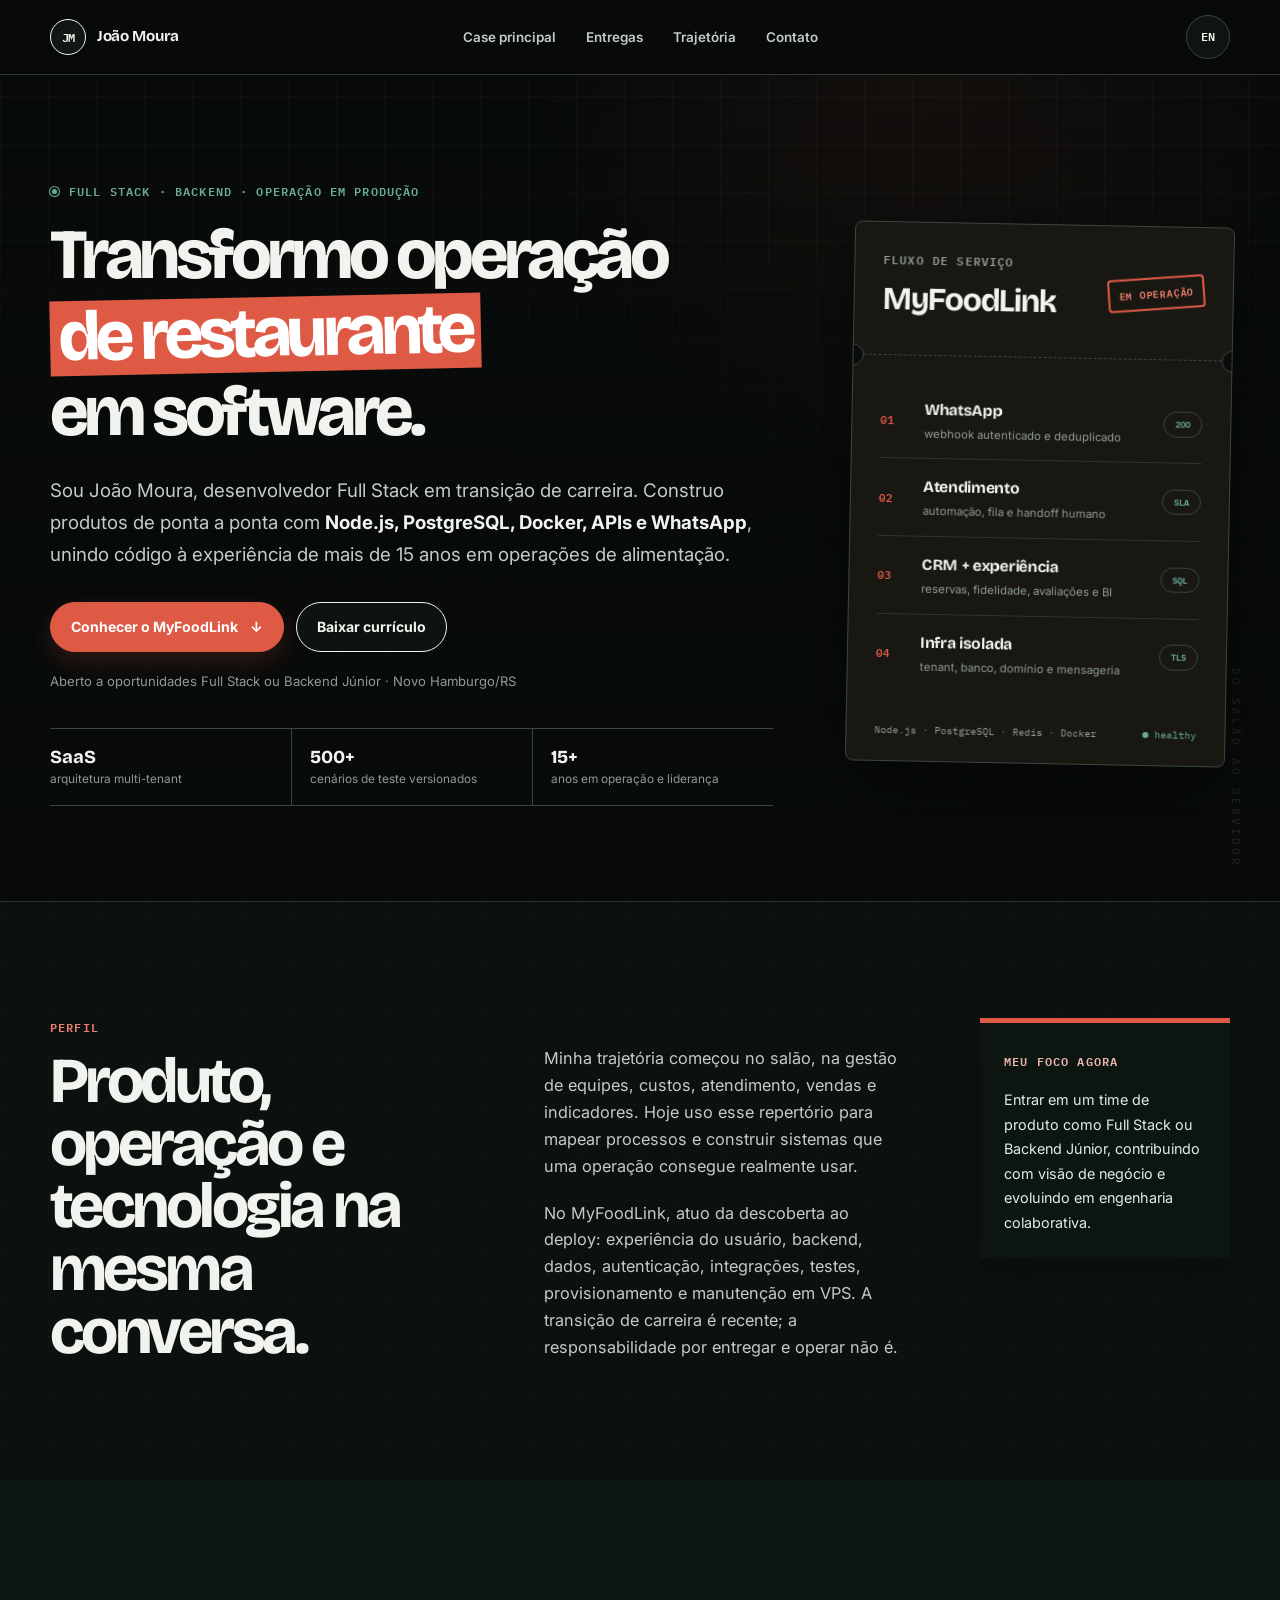
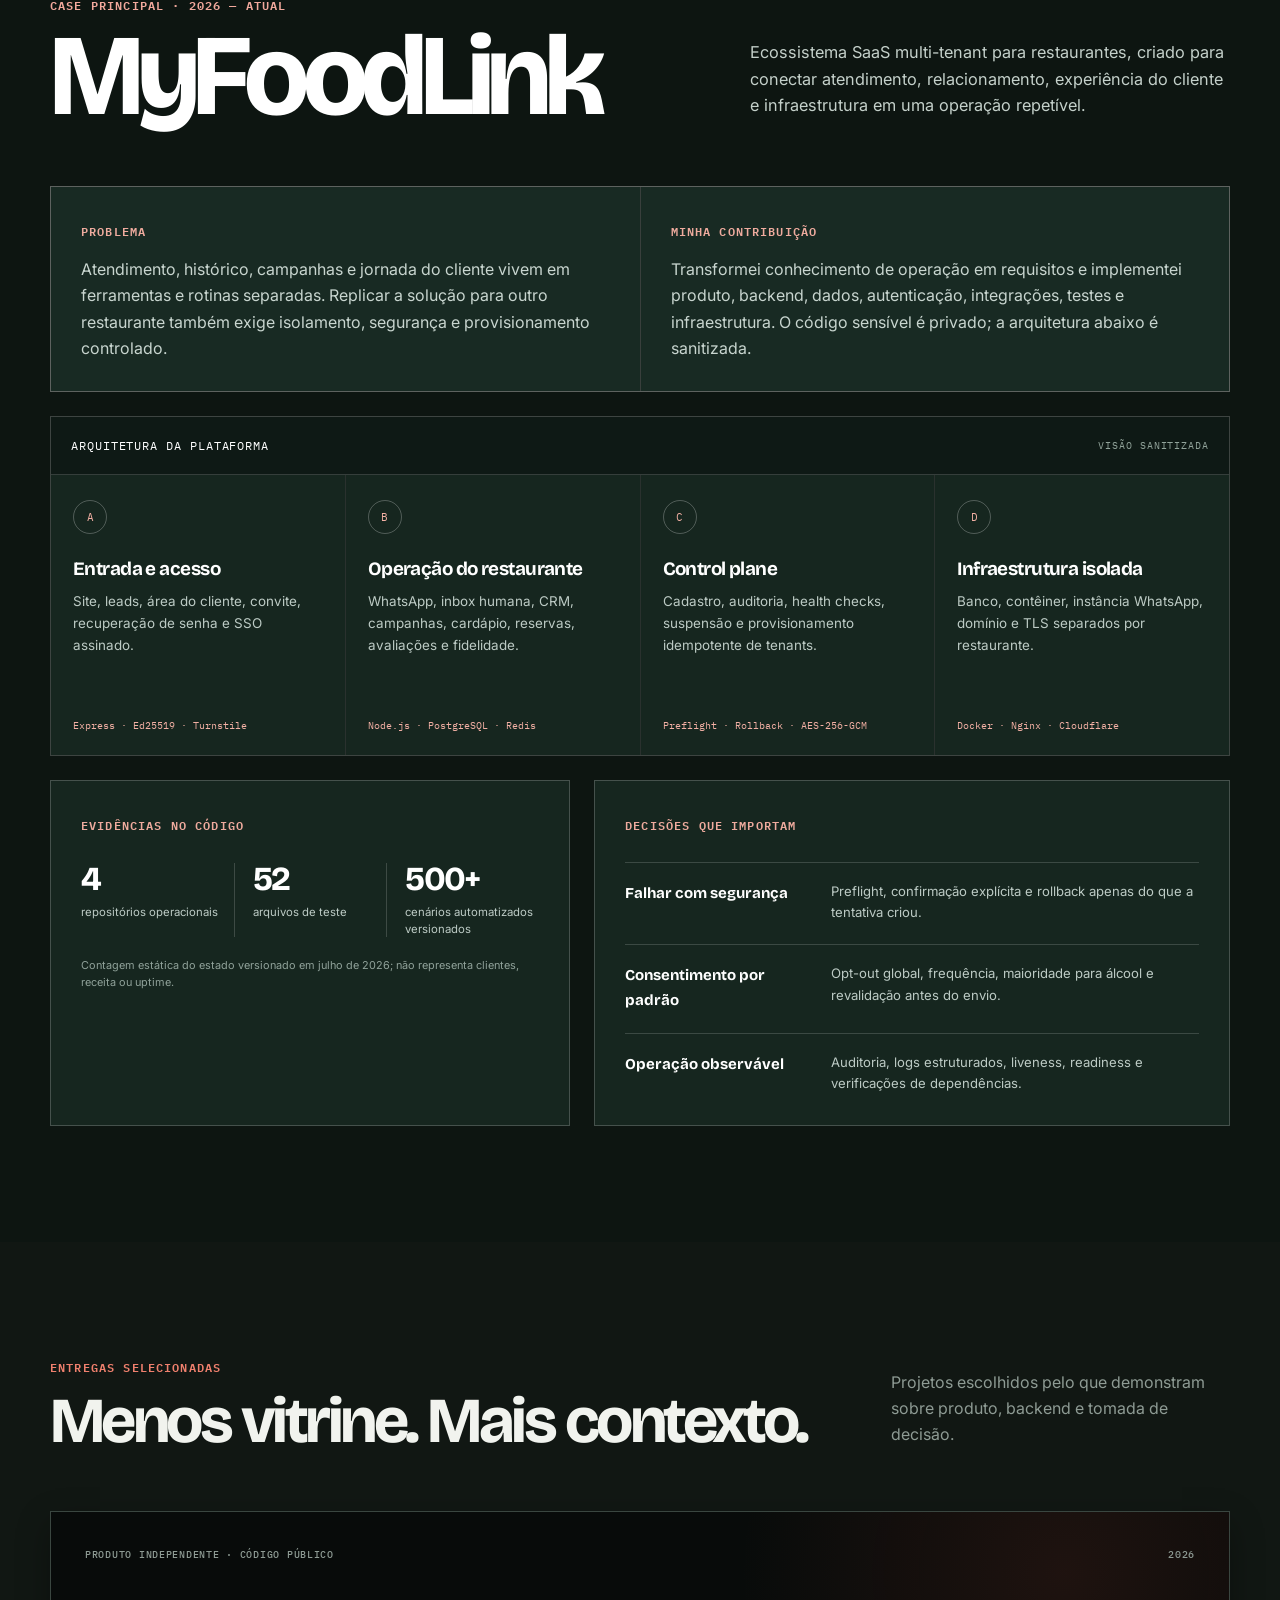
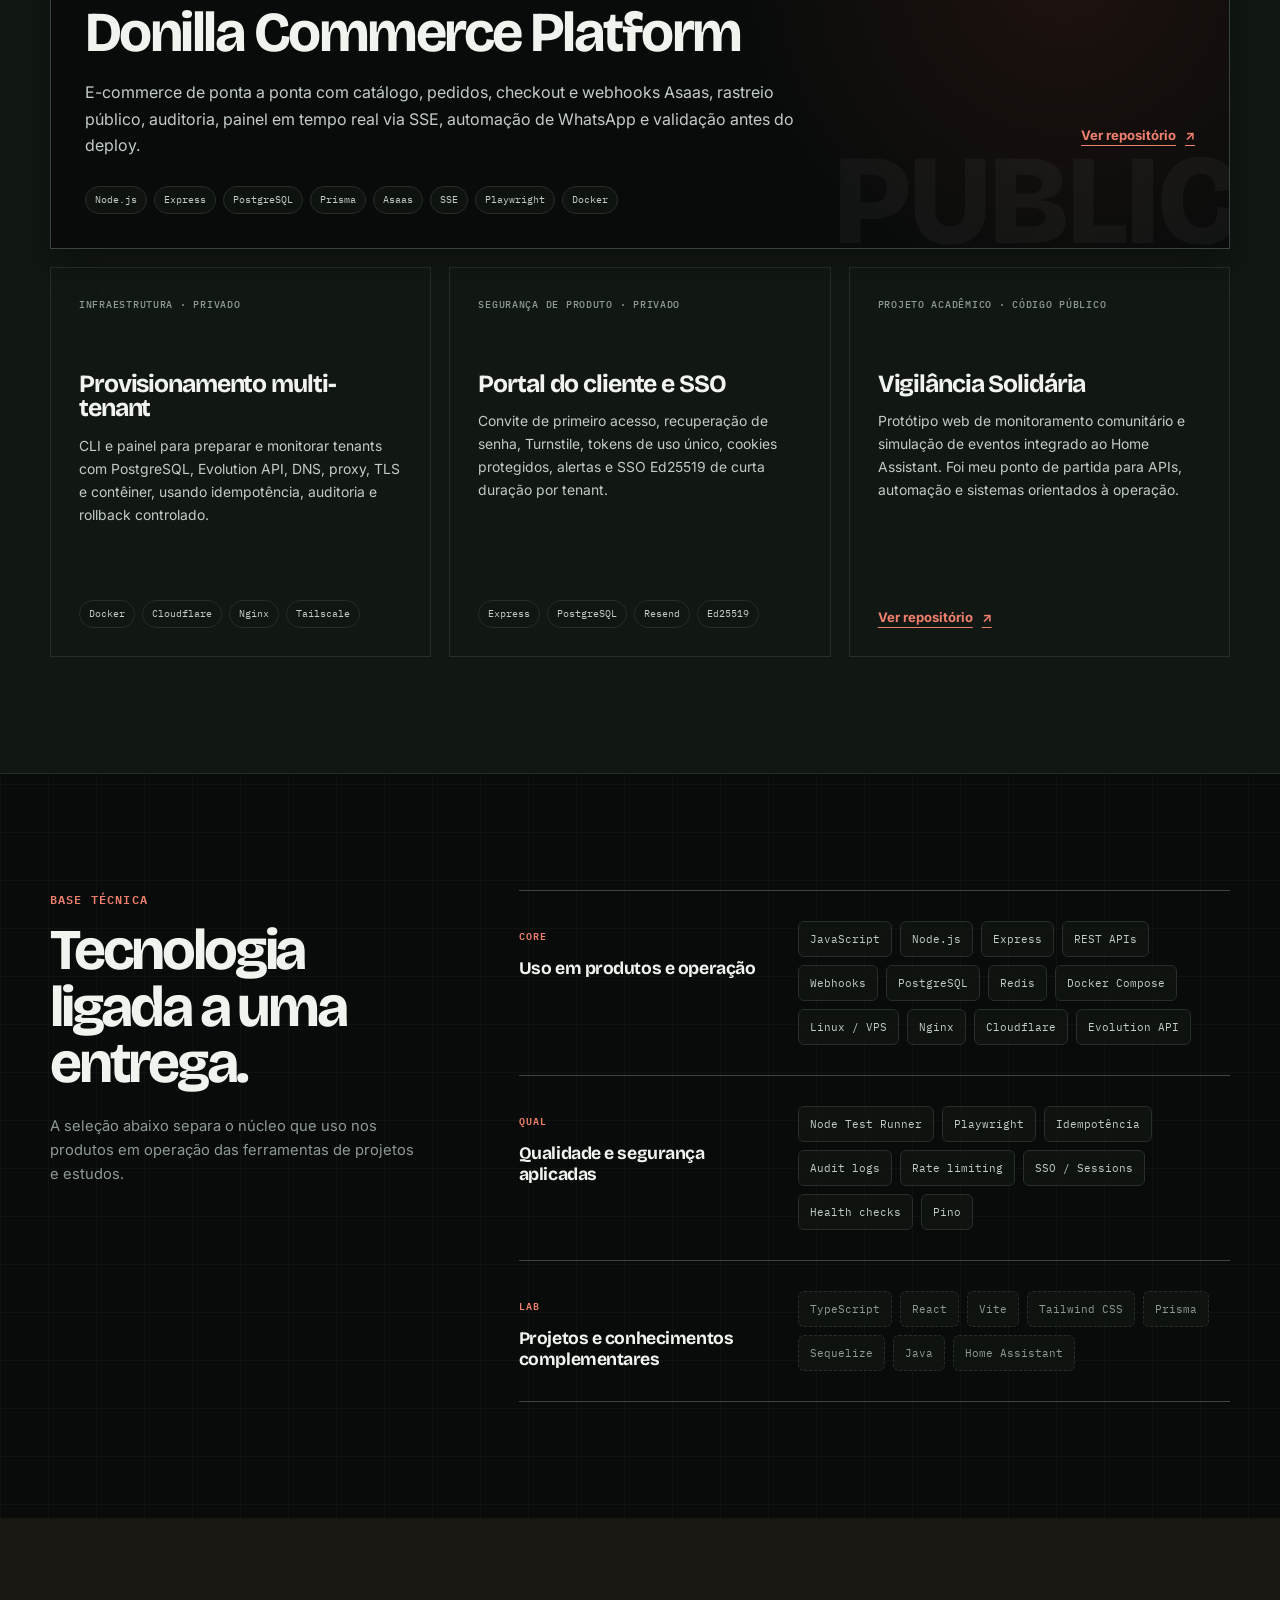
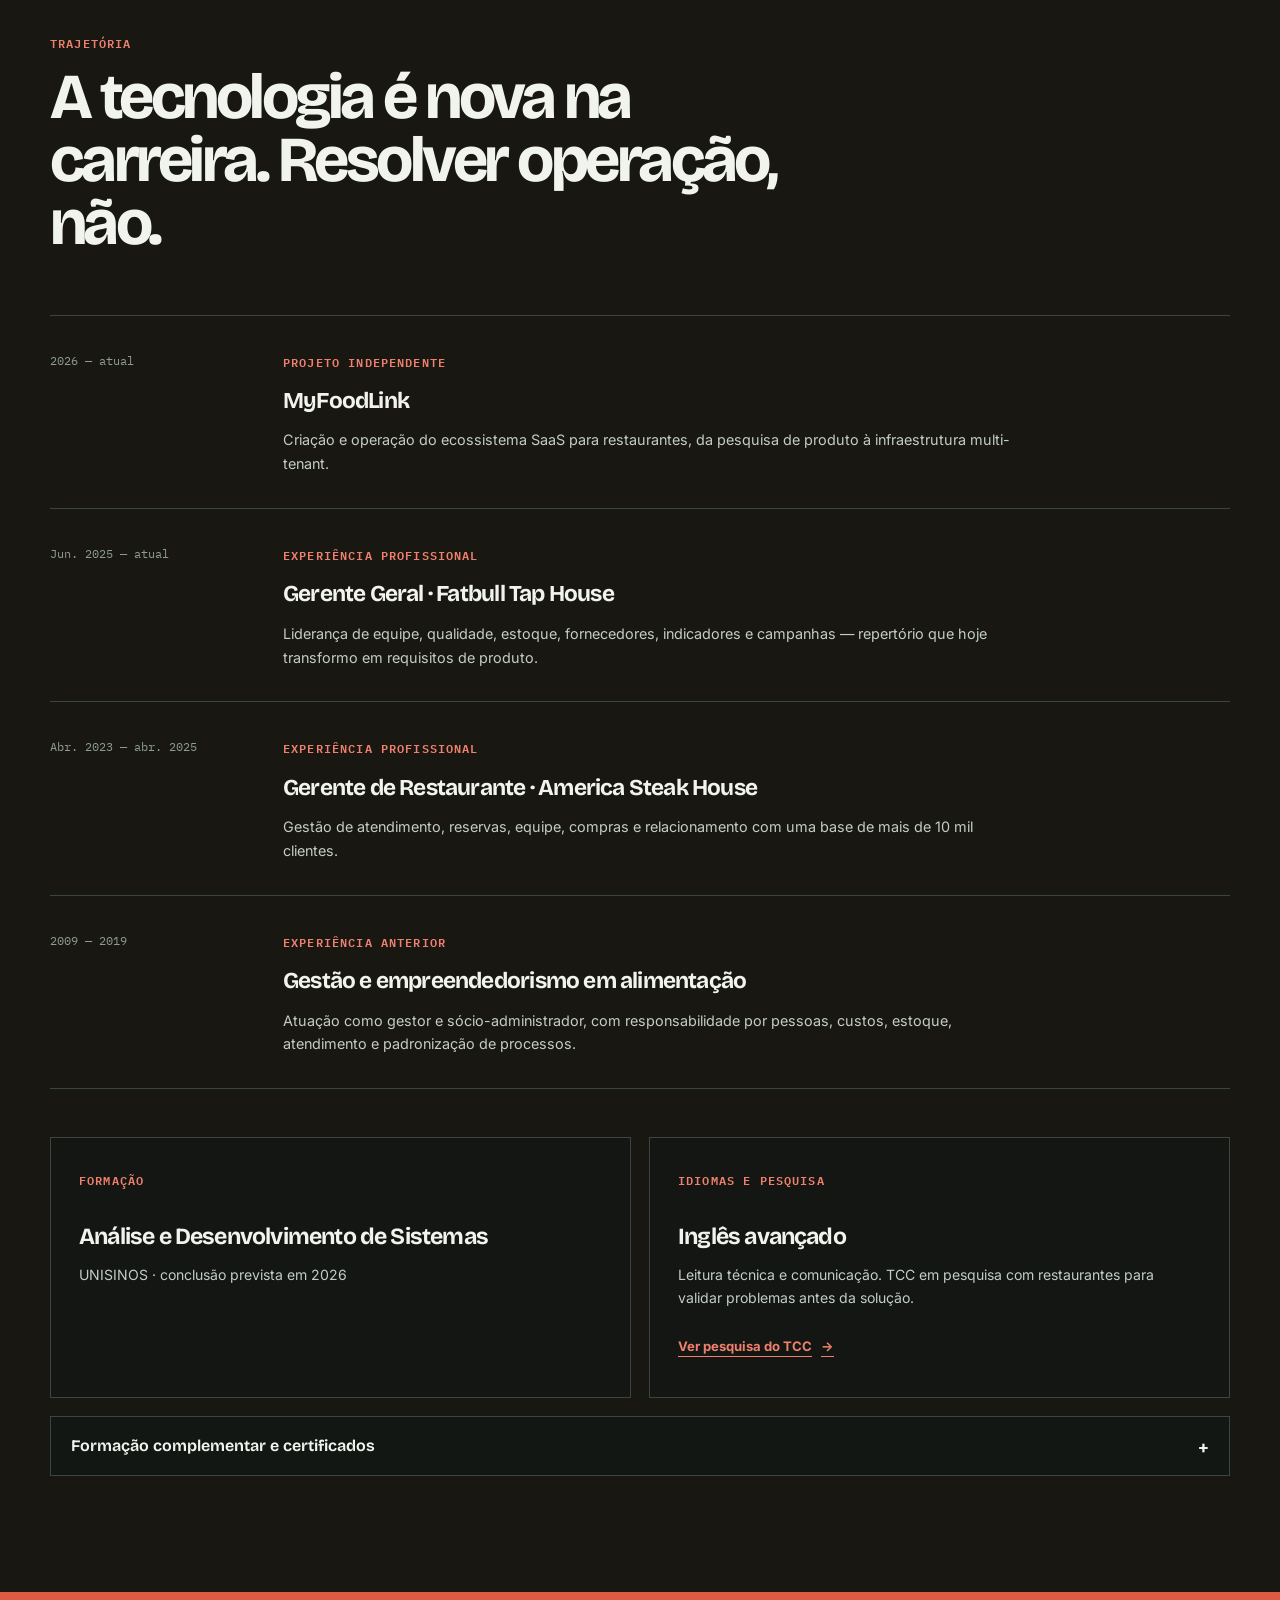
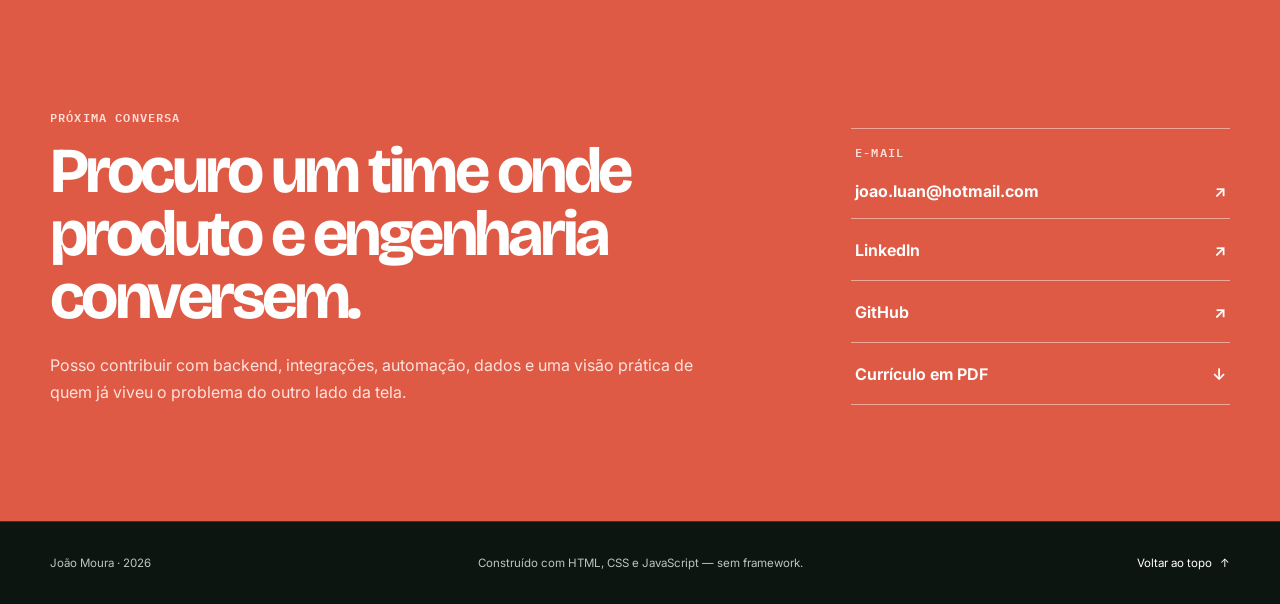
<file: index.html>
<!doctype html>
<html lang="pt-BR">
<head>
  <meta charset="utf-8">
  <meta name="viewport" content="width=device-width, initial-scale=1">

  <title>João Moura | Full Stack, SaaS e Automação</title>
  <meta name="description" content="Desenvolvedor Full Stack com experiência prática em SaaS para restaurantes, Node.js, PostgreSQL, Docker, APIs, WhatsApp e operação em VPS.">
  <meta name="author" content="João Moura">
  <meta name="robots" content="index, follow, max-image-preview:large">
  <meta name="theme-color" content="#f1f4f2">
  <link rel="canonical" href="https://joaomoura.dev.br/">

  <meta property="og:type" content="website">
  <meta property="og:locale" content="pt_BR">
  <meta property="og:title" content="João Moura | Full Stack, SaaS e Automação">
  <meta property="og:description" content="Do salão ao servidor: produtos digitais, integrações e infraestrutura para operações reais.">
  <meta property="og:url" content="https://joaomoura.dev.br/">
  <meta property="og:site_name" content="Portfólio de João Moura">
  <meta property="og:image" content="https://joaomoura.dev.br/og-image.png">
  <meta property="og:image:width" content="1200">
  <meta property="og:image:height" content="630">
  <meta property="og:image:alt" content="João Moura — Desenvolvedor Full Stack">

  <meta name="twitter:card" content="summary_large_image">
  <meta name="twitter:title" content="João Moura | Full Stack, SaaS e Automação">
  <meta name="twitter:description" content="Do salão ao servidor: produtos digitais, integrações e infraestrutura para operações reais.">
  <meta name="twitter:image" content="https://joaomoura.dev.br/og-image.png">

  <link rel="icon" href="favicon.svg" type="image/svg+xml">
  <link rel="preconnect" href="https://fonts.googleapis.com">
  <link rel="preconnect" href="https://fonts.gstatic.com" crossorigin>
  <link href="https://fonts.googleapis.com/css2?family=Bricolage+Grotesque:opsz,wght@12..96,500;12..96,600;12..96,700;12..96,800&family=IBM+Plex+Mono:wght@400;500;600&family=Inter:wght@400;500;600;700&display=swap" rel="stylesheet">
  <link rel="stylesheet" href="assets/styles.css?v=1">

  <script type="application/ld+json">
  {
    "@context": "https://schema.org",
    "@type": "Person",
    "name": "João Moura",
    "url": "https://joaomoura.dev.br/",
    "email": "mailto:joao.luan@hotmail.com",
    "jobTitle": "Desenvolvedor Full Stack",
    "address": {
      "@type": "PostalAddress",
      "addressLocality": "Novo Hamburgo",
      "addressRegion": "RS",
      "addressCountry": "BR"
    },
    "alumniOf": {
      "@type": "CollegeOrUniversity",
      "name": "UNISINOS"
    },
    "sameAs": [
      "https://github.com/joaoluan",
      "https://www.linkedin.com/in/joão-luan-mendonca-moura-64027a245"
    ],
    "knowsAbout": [
      "Node.js",
      "Express",
      "PostgreSQL",
      "Redis",
      "Docker",
      "REST APIs",
      "Webhooks",
      "WhatsApp automation",
      "SaaS",
      "Linux VPS"
    ]
  }
  </script>
</head>
<body>
  <a class="skip-link" href="#conteudo">
    <span data-lang="pt">Pular para o conteúdo</span>
    <span data-lang="en" lang="en">Skip to content</span>
  </a>

  <header class="site-header" id="topo">
    <nav class="nav shell" aria-label="Navegação principal">
      <a class="brand" href="#inicio" aria-label="João Moura — início">
        <span class="brand-mark" aria-hidden="true">JM</span>
        <span class="brand-name">João Moura</span>
      </a>

      <div class="nav-panel" id="navPanel">
        <a href="#case" class="nav-link">
          <span data-lang="pt">Case principal</span>
          <span data-lang="en" lang="en">Main case</span>
        </a>
        <a href="#projetos" class="nav-link">
          <span data-lang="pt">Entregas</span>
          <span data-lang="en" lang="en">Work</span>
        </a>
        <a href="#trajetoria" class="nav-link">
          <span data-lang="pt">Trajetória</span>
          <span data-lang="en" lang="en">Background</span>
        </a>
        <a href="#contato" class="nav-link">
          <span data-lang="pt">Contato</span>
          <span data-lang="en" lang="en">Contact</span>
        </a>
      </div>

      <div class="nav-actions">
        <button class="language-button" id="languageButton" type="button" aria-label="Mudar idioma para inglês">EN</button>
        <button class="menu-button" id="menuButton" type="button" aria-expanded="false" aria-controls="navPanel" aria-label="Abrir menu">
          <span></span><span></span>
        </button>
      </div>
    </nav>
  </header>

  <main id="conteudo">
    <section class="hero" id="inicio" aria-labelledby="hero-title">
      <div class="shell hero-layout">
        <div class="hero-copy">
          <p class="kicker">
            <span class="status-dot" aria-hidden="true"></span>
            <span data-lang="pt">Full Stack · Backend · Operação em produção</span>
            <span data-lang="en" lang="en">Full Stack · Backend · Production operations</span>
          </p>

          <h1 id="hero-title">
            <span data-lang="pt">Transformo operação</span>
            <span data-lang="en" lang="en">I turn restaurant</span>
            <em>
              <span data-lang="pt">de restaurante</span>
              <span data-lang="en" lang="en">operations</span>
            </em>
            <span data-lang="pt">em software.</span>
            <span data-lang="en" lang="en">into software.</span>
          </h1>

          <p class="hero-lead">
            <span data-lang="pt">Sou João Moura, desenvolvedor Full Stack em transição de carreira. Construo produtos de ponta a ponta com <strong>Node.js, PostgreSQL, Docker, APIs e WhatsApp</strong>, unindo código à experiência de mais de 15 anos em operações de alimentação.</span>
            <span data-lang="en" lang="en">I am João Moura, a Full Stack developer transitioning into tech. I build end-to-end products with <strong>Node.js, PostgreSQL, Docker, APIs and WhatsApp</strong>, combining software delivery with 15+ years of food-service operations experience.</span>
          </p>

          <div class="hero-actions">
            <a class="button button-primary" href="#case">
              <span data-lang="pt">Conhecer o MyFoodLink</span>
              <span data-lang="en" lang="en">Explore MyFoodLink</span>
              <span aria-hidden="true">↓</span>
            </a>
            <a class="button button-secondary" id="cvLink" href="curriculo-joao-moura-pt.pdf" download>
              <span data-lang="pt">Baixar currículo</span>
              <span data-lang="en" lang="en">Download résumé</span>
            </a>
          </div>

          <p class="availability">
            <span data-lang="pt">Aberto a oportunidades Full Stack ou Backend Júnior · Novo Hamburgo/RS</span>
            <span data-lang="en" lang="en">Open to Junior Full Stack or Backend roles · Novo Hamburgo, Brazil</span>
          </p>

          <dl class="proof-bar" aria-label="Evidências profissionais">
            <div>
              <dt>SaaS</dt>
              <dd>
                <span data-lang="pt">arquitetura multi-tenant</span>
                <span data-lang="en" lang="en">multi-tenant architecture</span>
              </dd>
            </div>
            <div>
              <dt>500+</dt>
              <dd>
                <span data-lang="pt">cenários de teste versionados</span>
                <span data-lang="en" lang="en">versioned test cases</span>
              </dd>
            </div>
            <div>
              <dt>15+</dt>
              <dd>
                <span data-lang="pt">anos em operação e liderança</span>
                <span data-lang="en" lang="en">years in operations and leadership</span>
              </dd>
            </div>
          </dl>
        </div>

        <aside class="service-ticket" aria-label="Fluxo sanitizado do MyFoodLink">
          <div class="ticket-head">
            <div>
              <span class="ticket-overline">
                <span data-lang="pt">Fluxo de serviço</span>
                <span data-lang="en" lang="en">Service flow</span>
              </span>
              <strong>MyFoodLink</strong>
            </div>
            <span class="ticket-stamp">
              <span data-lang="pt">em operação</span>
              <span data-lang="en" lang="en">running</span>
            </span>
          </div>

          <ol class="service-flow">
            <li>
              <span class="flow-index">01</span>
              <span class="flow-copy">
                <strong>WhatsApp</strong>
                <small>
                  <span data-lang="pt">webhook autenticado e deduplicado</span>
                  <span data-lang="en" lang="en">authenticated, deduplicated webhook</span>
                </small>
              </span>
              <span class="flow-state">200</span>
            </li>
            <li>
              <span class="flow-index">02</span>
              <span class="flow-copy">
                <strong>
                  <span data-lang="pt">Atendimento</span>
                  <span data-lang="en" lang="en">Customer service</span>
                </strong>
                <small>
                  <span data-lang="pt">automação, fila e handoff humano</span>
                  <span data-lang="en" lang="en">automation, queues and human handoff</span>
                </small>
              </span>
              <span class="flow-state">SLA</span>
            </li>
            <li>
              <span class="flow-index">03</span>
              <span class="flow-copy">
                <strong>
                  <span data-lang="pt">CRM + experiência</span>
                  <span data-lang="en" lang="en">CRM + guest experience</span>
                </strong>
                <small>
                  <span data-lang="pt">reservas, fidelidade, avaliações e BI</span>
                  <span data-lang="en" lang="en">bookings, loyalty, reviews and BI</span>
                </small>
              </span>
              <span class="flow-state">SQL</span>
            </li>
            <li>
              <span class="flow-index">04</span>
              <span class="flow-copy">
                <strong>
                  <span data-lang="pt">Infra isolada</span>
                  <span data-lang="en" lang="en">Isolated infrastructure</span>
                </strong>
                <small>
                  <span data-lang="pt">tenant, banco, domínio e mensageria</span>
                  <span data-lang="en" lang="en">tenant, database, domain and messaging</span>
                </small>
              </span>
              <span class="flow-state">TLS</span>
            </li>
          </ol>

          <div class="ticket-foot">
            <span>Node.js · PostgreSQL · Redis · Docker</span>
            <span class="ticket-health"><i aria-hidden="true"></i> healthy</span>
          </div>
        </aside>
      </div>
    </section>

    <section class="profile section" id="perfil" aria-labelledby="profile-title">
      <div class="shell profile-layout">
        <div class="section-heading reveal">
          <p class="eyebrow">
            <span data-lang="pt">Perfil</span>
            <span data-lang="en" lang="en">Profile</span>
          </p>
          <h2 id="profile-title">
            <span data-lang="pt">Produto, operação e tecnologia na mesma conversa.</span>
            <span data-lang="en" lang="en">Product, operations and technology in the same conversation.</span>
          </h2>
        </div>

        <div class="profile-copy reveal">
          <p>
            <span data-lang="pt">Minha trajetória começou no salão, na gestão de equipes, custos, atendimento, vendas e indicadores. Hoje uso esse repertório para mapear processos e construir sistemas que uma operação consegue realmente usar.</span>
            <span data-lang="en" lang="en">My background started on the restaurant floor, managing teams, costs, customer service, sales and KPIs. Today I use that experience to map workflows and build systems that an operation can actually use.</span>
          </p>
          <p>
            <span data-lang="pt">No MyFoodLink, atuo da descoberta ao deploy: experiência do usuário, backend, dados, autenticação, integrações, testes, provisionamento e manutenção em VPS. A transição de carreira é recente; a responsabilidade por entregar e operar não é.</span>
            <span data-lang="en" lang="en">On MyFoodLink, I work from discovery to deployment: user experience, backend, data, authentication, integrations, tests, provisioning and VPS maintenance. My tech career transition is recent; taking ownership of delivery and operations is not.</span>
          </p>
        </div>

        <aside class="profile-note reveal">
          <span class="note-label">
            <span data-lang="pt">Meu foco agora</span>
            <span data-lang="en" lang="en">My current focus</span>
          </span>
          <p>
            <span data-lang="pt">Entrar em um time de produto como Full Stack ou Backend Júnior, contribuindo com visão de negócio e evoluindo em engenharia colaborativa.</span>
            <span data-lang="en" lang="en">Join a product team as a Junior Full Stack or Backend developer, contributing business perspective while growing in collaborative engineering.</span>
          </p>
        </aside>
      </div>
    </section>

    <section class="case-study section" id="case" aria-labelledby="case-title">
      <div class="shell">
        <header class="case-header reveal">
          <div>
            <p class="eyebrow">
              <span data-lang="pt">Case principal · 2026 — atual</span>
              <span data-lang="en" lang="en">Main case · 2026 — present</span>
            </p>
            <h2 id="case-title">MyFoodLink</h2>
          </div>
          <p>
            <span data-lang="pt">Ecossistema SaaS multi-tenant para restaurantes, criado para conectar atendimento, relacionamento, experiência do cliente e infraestrutura em uma operação repetível.</span>
            <span data-lang="en" lang="en">A multi-tenant SaaS ecosystem for restaurants, built to connect customer service, relationships, guest experience and infrastructure into a repeatable operation.</span>
          </p>
        </header>

        <div class="case-intro">
          <article class="case-context reveal">
            <span class="micro-label">
              <span data-lang="pt">Problema</span>
              <span data-lang="en" lang="en">Problem</span>
            </span>
            <p>
              <span data-lang="pt">Atendimento, histórico, campanhas e jornada do cliente vivem em ferramentas e rotinas separadas. Replicar a solução para outro restaurante também exige isolamento, segurança e provisionamento controlado.</span>
              <span data-lang="en" lang="en">Customer service, history, campaigns and the guest journey often live in separate tools and routines. Replicating the solution for another restaurant also requires isolation, security and controlled provisioning.</span>
            </p>
          </article>
          <article class="case-context reveal">
            <span class="micro-label">
              <span data-lang="pt">Minha contribuição</span>
              <span data-lang="en" lang="en">My contribution</span>
            </span>
            <p>
              <span data-lang="pt">Transformei conhecimento de operação em requisitos e implementei produto, backend, dados, autenticação, integrações, testes e infraestrutura. O código sensível é privado; a arquitetura abaixo é sanitizada.</span>
              <span data-lang="en" lang="en">I turned operational knowledge into requirements and implemented product, backend, data, authentication, integrations, tests and infrastructure. Sensitive code is private; the architecture below is sanitized.</span>
            </p>
          </article>
        </div>

        <div class="architecture reveal" aria-label="Arquitetura sanitizada do MyFoodLink">
          <div class="architecture-title">
            <span>
              <span data-lang="pt">Arquitetura da plataforma</span>
              <span data-lang="en" lang="en">Platform architecture</span>
            </span>
            <small>
              <span data-lang="pt">visão sanitizada</span>
              <span data-lang="en" lang="en">sanitized view</span>
            </small>
          </div>

          <div class="architecture-grid">
            <article>
              <span class="layer-number">A</span>
              <h3>
                <span data-lang="pt">Entrada e acesso</span>
                <span data-lang="en" lang="en">Entry and access</span>
              </h3>
              <p>
                <span data-lang="pt">Site, leads, área do cliente, convite, recuperação de senha e SSO assinado.</span>
                <span data-lang="en" lang="en">Website, leads, client portal, invitations, password recovery and signed SSO.</span>
              </p>
              <span class="layer-tech">Express · Ed25519 · Turnstile</span>
            </article>
            <article>
              <span class="layer-number">B</span>
              <h3>
                <span data-lang="pt">Operação do restaurante</span>
                <span data-lang="en" lang="en">Restaurant operations</span>
              </h3>
              <p>
                <span data-lang="pt">WhatsApp, inbox humana, CRM, campanhas, cardápio, reservas, avaliações e fidelidade.</span>
                <span data-lang="en" lang="en">WhatsApp, human inbox, CRM, campaigns, menus, bookings, reviews and loyalty.</span>
              </p>
              <span class="layer-tech">Node.js · PostgreSQL · Redis</span>
            </article>
            <article>
              <span class="layer-number">C</span>
              <h3>Control plane</h3>
              <p>
                <span data-lang="pt">Cadastro, auditoria, health checks, suspensão e provisionamento idempotente de tenants.</span>
                <span data-lang="en" lang="en">Registration, audit, health checks, suspension and idempotent tenant provisioning.</span>
              </p>
              <span class="layer-tech">Preflight · Rollback · AES-256-GCM</span>
            </article>
            <article>
              <span class="layer-number">D</span>
              <h3>
                <span data-lang="pt">Infraestrutura isolada</span>
                <span data-lang="en" lang="en">Isolated infrastructure</span>
              </h3>
              <p>
                <span data-lang="pt">Banco, contêiner, instância WhatsApp, domínio e TLS separados por restaurante.</span>
                <span data-lang="en" lang="en">Separate database, container, WhatsApp instance, domain and TLS per restaurant.</span>
              </p>
              <span class="layer-tech">Docker · Nginx · Cloudflare</span>
            </article>
          </div>
        </div>

        <div class="case-evidence">
          <article class="evidence-numbers reveal">
            <span class="micro-label">
              <span data-lang="pt">Evidências no código</span>
              <span data-lang="en" lang="en">Evidence in the codebase</span>
            </span>
            <dl>
              <div><dt>4</dt><dd>
                <span data-lang="pt">repositórios operacionais</span>
                <span data-lang="en" lang="en">operational repositories</span>
              </dd></div>
              <div><dt>52</dt><dd>
                <span data-lang="pt">arquivos de teste</span>
                <span data-lang="en" lang="en">test files</span>
              </dd></div>
              <div><dt>500+</dt><dd>
                <span data-lang="pt">cenários automatizados versionados</span>
                <span data-lang="en" lang="en">versioned automated test cases</span>
              </dd></div>
            </dl>
            <small>
              <span data-lang="pt">Contagem estática do estado versionado em julho de 2026; não representa clientes, receita ou uptime.</span>
              <span data-lang="en" lang="en">Static count from the versioned codebase in July 2026; it does not represent clients, revenue or uptime.</span>
            </small>
          </article>

          <article class="decisions reveal">
            <span class="micro-label">
              <span data-lang="pt">Decisões que importam</span>
              <span data-lang="en" lang="en">Decisions that matter</span>
            </span>
            <ul>
              <li>
                <strong>
                  <span data-lang="pt">Falhar com segurança</span>
                  <span data-lang="en" lang="en">Fail safely</span>
                </strong>
                <span data-lang="pt">Preflight, confirmação explícita e rollback apenas do que a tentativa criou.</span>
                <span data-lang="en" lang="en">Preflight, explicit confirmation and rollback only for resources created by that attempt.</span>
              </li>
              <li>
                <strong>
                  <span data-lang="pt">Consentimento por padrão</span>
                  <span data-lang="en" lang="en">Consent by default</span>
                </strong>
                <span data-lang="pt">Opt-out global, frequência, maioridade para álcool e revalidação antes do envio.</span>
                <span data-lang="en" lang="en">Global opt-out, frequency limits, adult checks for alcohol and revalidation before sending.</span>
              </li>
              <li>
                <strong>
                  <span data-lang="pt">Operação observável</span>
                  <span data-lang="en" lang="en">Observable operations</span>
                </strong>
                <span data-lang="pt">Auditoria, logs estruturados, liveness, readiness e verificações de dependências.</span>
                <span data-lang="en" lang="en">Audit trails, structured logs, liveness, readiness and dependency checks.</span>
              </li>
            </ul>
          </article>
        </div>
      </div>
    </section>

    <section class="projects section" id="projetos" aria-labelledby="projects-title">
      <div class="shell">
        <header class="section-heading section-heading-row reveal">
          <div>
            <p class="eyebrow">
              <span data-lang="pt">Entregas selecionadas</span>
              <span data-lang="en" lang="en">Selected work</span>
            </p>
            <h2 id="projects-title">
              <span data-lang="pt">Menos vitrine. Mais contexto.</span>
              <span data-lang="en" lang="en">Less showcase. More context.</span>
            </h2>
          </div>
          <p>
            <span data-lang="pt">Projetos escolhidos pelo que demonstram sobre produto, backend e tomada de decisão.</span>
            <span data-lang="en" lang="en">Projects selected for what they demonstrate about product, backend and decision-making.</span>
          </p>
        </header>

        <div class="project-list">
          <article class="project-featured reveal">
            <div class="project-meta">
              <span>
                <span data-lang="pt">Produto independente · código público</span>
                <span data-lang="en" lang="en">Independent product · public code</span>
              </span>
              <span>2026</span>
            </div>
            <div class="project-body">
              <div>
                <h3>Donilla Commerce Platform</h3>
                <p>
                  <span data-lang="pt">E-commerce de ponta a ponta com catálogo, pedidos, checkout e webhooks Asaas, rastreio público, auditoria, painel em tempo real via SSE, automação de WhatsApp e validação antes do deploy.</span>
                  <span data-lang="en" lang="en">End-to-end commerce platform with catalog, orders, Asaas checkout and webhooks, public tracking, audit trails, real-time SSE admin, WhatsApp automation and pre-deployment validation.</span>
                </p>
              </div>
              <a class="text-link" href="https://github.com/joaoluan/donilla-app" target="_blank" rel="noopener noreferrer">
                <span data-lang="pt">Ver repositório</span>
                <span data-lang="en" lang="en">View repository</span>
                <span aria-hidden="true">↗</span>
              </a>
            </div>
            <ul class="project-stack" aria-label="Tecnologias">
              <li>Node.js</li><li>Express</li><li>PostgreSQL</li><li>Prisma</li><li>Asaas</li><li>SSE</li><li>Playwright</li><li>Docker</li>
            </ul>
          </article>

          <div class="project-grid">
            <article class="project-card reveal">
              <div class="project-meta">
                <span>
                  <span data-lang="pt">Infraestrutura · privado</span>
                  <span data-lang="en" lang="en">Infrastructure · private</span>
                </span>
              </div>
              <h3>
                <span data-lang="pt">Provisionamento multi-tenant</span>
                <span data-lang="en" lang="en">Multi-tenant provisioning</span>
              </h3>
              <p>
                <span data-lang="pt">CLI e painel para preparar e monitorar tenants com PostgreSQL, Evolution API, DNS, proxy, TLS e contêiner, usando idempotência, auditoria e rollback controlado.</span>
                <span data-lang="en" lang="en">CLI and control panel to prepare and monitor tenants across PostgreSQL, Evolution API, DNS, proxy, TLS and containers, using idempotency, audit trails and controlled rollback.</span>
              </p>
              <ul class="project-stack"><li>Docker</li><li>Cloudflare</li><li>Nginx</li><li>Tailscale</li></ul>
            </article>

            <article class="project-card reveal">
              <div class="project-meta">
                <span>
                  <span data-lang="pt">Segurança de produto · privado</span>
                  <span data-lang="en" lang="en">Product security · private</span>
                </span>
              </div>
              <h3>
                <span data-lang="pt">Portal do cliente e SSO</span>
                <span data-lang="en" lang="en">Client portal and SSO</span>
              </h3>
              <p>
                <span data-lang="pt">Convite de primeiro acesso, recuperação de senha, Turnstile, tokens de uso único, cookies protegidos, alertas e SSO Ed25519 de curta duração por tenant.</span>
                <span data-lang="en" lang="en">First-access invitations, password recovery, Turnstile, one-time tokens, protected cookies, alerts and short-lived Ed25519 SSO per tenant.</span>
              </p>
              <ul class="project-stack"><li>Express</li><li>PostgreSQL</li><li>Resend</li><li>Ed25519</li></ul>
            </article>

            <article class="project-card reveal">
              <div class="project-meta">
                <span>
                  <span data-lang="pt">Projeto acadêmico · código público</span>
                  <span data-lang="en" lang="en">Academic project · public code</span>
                </span>
              </div>
              <h3>
                <span data-lang="pt">Vigilância Solidária</span>
                <span data-lang="en" lang="en">Neighborhood Watch</span>
              </h3>
              <p>
                <span data-lang="pt">Protótipo web de monitoramento comunitário e simulação de eventos integrado ao Home Assistant. Foi meu ponto de partida para APIs, automação e sistemas orientados à operação.</span>
                <span data-lang="en" lang="en">Web prototype for community monitoring and event simulation integrated with Home Assistant. It was my starting point for APIs, automation and operations-oriented systems.</span>
              </p>
              <a class="text-link" href="https://github.com/joaoluan/vs-melhorado" target="_blank" rel="noopener noreferrer">
                <span data-lang="pt">Ver repositório</span>
                <span data-lang="en" lang="en">View repository</span>
                <span aria-hidden="true">↗</span>
              </a>
            </article>
          </div>
        </div>
      </div>
    </section>

    <section class="skills section" id="competencias" aria-labelledby="skills-title">
      <div class="shell skills-layout">
        <header class="section-heading reveal">
          <p class="eyebrow">
            <span data-lang="pt">Base técnica</span>
            <span data-lang="en" lang="en">Technical foundation</span>
          </p>
          <h2 id="skills-title">
            <span data-lang="pt">Tecnologia ligada a uma entrega.</span>
            <span data-lang="en" lang="en">Technology tied to delivery.</span>
          </h2>
          <p>
            <span data-lang="pt">A seleção abaixo separa o núcleo que uso nos produtos em operação das ferramentas de projetos e estudos.</span>
            <span data-lang="en" lang="en">The selection below separates the core I use in operational products from tools used in projects and studies.</span>
          </p>
        </header>

        <div class="skill-groups">
          <article class="skill-group reveal">
            <div>
              <span class="skill-index">CORE</span>
              <h3>
                <span data-lang="pt">Uso em produtos e operação</span>
                <span data-lang="en" lang="en">Used in products and operations</span>
              </h3>
            </div>
            <ul>
              <li>JavaScript</li><li>Node.js</li><li>Express</li><li>REST APIs</li>
              <li>Webhooks</li><li>PostgreSQL</li><li>Redis</li><li>Docker Compose</li>
              <li>Linux / VPS</li><li>Nginx</li><li>Cloudflare</li><li>Evolution API</li>
            </ul>
          </article>

          <article class="skill-group reveal">
            <div>
              <span class="skill-index">QUAL</span>
              <h3>
                <span data-lang="pt">Qualidade e segurança aplicadas</span>
                <span data-lang="en" lang="en">Applied quality and security</span>
              </h3>
            </div>
            <ul>
              <li>Node Test Runner</li><li>Playwright</li><li><span data-lang="pt">Idempotência</span><span data-lang="en" lang="en">Idempotency</span></li><li>Audit logs</li>
              <li>Rate limiting</li><li>SSO / Sessions</li><li>Health checks</li><li>Pino</li>
            </ul>
          </article>

          <article class="skill-group skill-group-secondary reveal">
            <div>
              <span class="skill-index">LAB</span>
              <h3>
                <span data-lang="pt">Projetos e conhecimentos complementares</span>
                <span data-lang="en" lang="en">Projects and complementary knowledge</span>
              </h3>
            </div>
            <ul>
              <li>TypeScript</li><li>React</li><li>Vite</li><li>Tailwind CSS</li>
              <li>Prisma</li><li>Sequelize</li><li>Java</li><li>Home Assistant</li>
            </ul>
          </article>
        </div>
      </div>
    </section>

    <section class="journey section" id="trajetoria" aria-labelledby="journey-title">
      <div class="shell">
        <header class="section-heading section-heading-row reveal">
          <div>
            <p class="eyebrow">
              <span data-lang="pt">Trajetória</span>
              <span data-lang="en" lang="en">Background</span>
            </p>
            <h2 id="journey-title">
              <span data-lang="pt">A tecnologia é nova na carreira. Resolver operação, não.</span>
              <span data-lang="en" lang="en">Tech is new to my career. Solving operations is not.</span>
            </h2>
          </div>
        </header>

        <div class="timeline">
          <article class="timeline-item reveal">
            <time datetime="2026"><span data-lang="pt">2026 — atual</span><span data-lang="en" lang="en">2026 — present</span></time>
            <div>
              <span class="timeline-type">
                <span data-lang="pt">Projeto independente</span>
                <span data-lang="en" lang="en">Independent project</span>
              </span>
              <h3>MyFoodLink</h3>
              <p>
                <span data-lang="pt">Criação e operação do ecossistema SaaS para restaurantes, da pesquisa de produto à infraestrutura multi-tenant.</span>
                <span data-lang="en" lang="en">Building and operating a SaaS ecosystem for restaurants, from product research to multi-tenant infrastructure.</span>
              </p>
            </div>
          </article>

          <article class="timeline-item reveal">
            <time datetime="2025-06"><span data-lang="pt">Jun. 2025 — atual</span><span data-lang="en" lang="en">Jun. 2025 — present</span></time>
            <div>
              <span class="timeline-type">
                <span data-lang="pt">Experiência profissional</span>
                <span data-lang="en" lang="en">Professional experience</span>
              </span>
              <h3>
                <span data-lang="pt">Gerente Geral · Fatbull Tap House</span>
                <span data-lang="en" lang="en">General Manager · Fatbull Tap House</span>
              </h3>
              <p>
                <span data-lang="pt">Liderança de equipe, qualidade, estoque, fornecedores, indicadores e campanhas — repertório que hoje transformo em requisitos de produto.</span>
                <span data-lang="en" lang="en">Team leadership, quality, inventory, suppliers, KPIs and campaigns — experience I now turn into product requirements.</span>
              </p>
            </div>
          </article>

          <article class="timeline-item reveal">
            <time datetime="2023-04"><span data-lang="pt">Abr. 2023 — abr. 2025</span><span data-lang="en" lang="en">Apr. 2023 — Apr. 2025</span></time>
            <div>
              <span class="timeline-type">
                <span data-lang="pt">Experiência profissional</span>
                <span data-lang="en" lang="en">Professional experience</span>
              </span>
              <h3>
                <span data-lang="pt">Gerente de Restaurante · America Steak House</span>
                <span data-lang="en" lang="en">Restaurant Manager · America Steak House</span>
              </h3>
              <p>
                <span data-lang="pt">Gestão de atendimento, reservas, equipe, compras e relacionamento com uma base de mais de 10 mil clientes.</span>
                <span data-lang="en" lang="en">Managed customer service, bookings, teams, purchasing and relationships across a 10,000+ customer base.</span>
              </p>
            </div>
          </article>

          <article class="timeline-item reveal">
            <time datetime="2009">2009 — 2019</time>
            <div>
              <span class="timeline-type">
                <span data-lang="pt">Experiência anterior</span>
                <span data-lang="en" lang="en">Earlier experience</span>
              </span>
              <h3>
                <span data-lang="pt">Gestão e empreendedorismo em alimentação</span>
                <span data-lang="en" lang="en">Food-service management and entrepreneurship</span>
              </h3>
              <p>
                <span data-lang="pt">Atuação como gestor e sócio-administrador, com responsabilidade por pessoas, custos, estoque, atendimento e padronização de processos.</span>
                <span data-lang="en" lang="en">Worked as a manager and operating partner, responsible for people, costs, inventory, service and process standardization.</span>
              </p>
            </div>
          </article>
        </div>

        <div class="education-grid">
          <article class="education-card reveal">
            <span class="micro-label">
              <span data-lang="pt">Formação</span>
              <span data-lang="en" lang="en">Education</span>
            </span>
            <h3>
              <span data-lang="pt">Análise e Desenvolvimento de Sistemas</span>
              <span data-lang="en" lang="en">Systems Analysis and Development</span>
            </h3>
            <p>UNISINOS · <span data-lang="pt">conclusão prevista em 2026</span><span data-lang="en" lang="en">expected completion in 2026</span></p>
          </article>
          <article class="education-card reveal">
            <span class="micro-label">
              <span data-lang="pt">Idiomas e pesquisa</span>
              <span data-lang="en" lang="en">Languages and research</span>
            </span>
            <h3>
              <span data-lang="pt">Inglês avançado</span>
              <span data-lang="en" lang="en">Advanced English</span>
            </h3>
            <p>
              <span data-lang="pt">Leitura técnica e comunicação. TCC em pesquisa com restaurantes para validar problemas antes da solução.</span>
              <span data-lang="en" lang="en">Technical reading and communication. Capstone research with restaurants to validate problems before solutions.</span>
            </p>
            <a class="text-link" href="pesquisa.html">
              <span data-lang="pt">Ver pesquisa do TCC</span>
              <span data-lang="en" lang="en">View capstone research</span>
              <span aria-hidden="true">→</span>
            </a>
          </article>
        </div>

        <details class="certificates reveal">
          <summary>
            <span data-lang="pt">Formação complementar e certificados</span>
            <span data-lang="en" lang="en">Additional training and certificates</span>
          </summary>
          <div class="certificate-links">
            <a href="certificado-seguranca-ofensiva.pdf" target="_blank" rel="noopener noreferrer">
              <span data-lang="pt">Segurança ofensiva</span><span data-lang="en" lang="en">Offensive security</span>
            </a>
            <a href="certificado-empreendedorismo.pdf" target="_blank" rel="noopener noreferrer">
              <span data-lang="pt">Empreendedorismo</span><span data-lang="en" lang="en">Entrepreneurship</span>
            </a>
            <a href="certificado-cnv.pdf" target="_blank" rel="noopener noreferrer">
              <span data-lang="pt">Comunicação não violenta</span><span data-lang="en" lang="en">Nonviolent communication</span>
            </a>
            <a href="certificado-ingles-reunioes.pdf" target="_blank" rel="noopener noreferrer">
              <span data-lang="pt">Inglês para reuniões</span><span data-lang="en" lang="en">English for meetings</span>
            </a>
            <a href="certificado-ingles-email.pdf" target="_blank" rel="noopener noreferrer">
              <span data-lang="pt">Inglês para e-mails</span><span data-lang="en" lang="en">English for e-mails</span>
            </a>
          </div>
        </details>
      </div>
    </section>

    <section class="contact section" id="contato" aria-labelledby="contact-title">
      <div class="shell contact-layout">
        <div class="contact-copy reveal">
          <p class="eyebrow">
            <span data-lang="pt">Próxima conversa</span>
            <span data-lang="en" lang="en">Next conversation</span>
          </p>
          <h2 id="contact-title">
            <span data-lang="pt">Procuro um time onde produto e engenharia conversem.</span>
            <span data-lang="en" lang="en">I am looking for a team where product and engineering work together.</span>
          </h2>
          <p>
            <span data-lang="pt">Posso contribuir com backend, integrações, automação, dados e uma visão prática de quem já viveu o problema do outro lado da tela.</span>
            <span data-lang="en" lang="en">I can contribute across backend, integrations, automation and data, with the practical perspective of someone who has lived the problem on the other side of the screen.</span>
          </p>
        </div>

        <div class="contact-actions reveal">
          <a class="contact-primary" href="mailto:joao.luan@hotmail.com">
            <span class="micro-label">E-mail</span>
            <strong>joao.luan@hotmail.com</strong>
            <span aria-hidden="true">↗</span>
          </a>
          <a href="https://www.linkedin.com/in/joão-luan-mendonca-moura-64027a245" target="_blank" rel="noopener noreferrer">
            <span>LinkedIn</span><span aria-hidden="true">↗</span>
          </a>
          <a href="https://github.com/joaoluan" target="_blank" rel="noopener noreferrer">
            <span>GitHub</span><span aria-hidden="true">↗</span>
          </a>
          <a id="contactCvLink" href="curriculo-joao-moura-pt.pdf" download>
            <span data-lang="pt">Currículo em PDF</span>
            <span data-lang="en" lang="en">Résumé PDF</span>
            <span aria-hidden="true">↓</span>
          </a>
        </div>
      </div>
    </section>
  </main>

  <footer class="site-footer">
    <div class="shell">
      <span>João Moura · <span id="year">2026</span></span>
      <span>
        <span data-lang="pt">Construído com HTML, CSS e JavaScript — sem framework.</span>
        <span data-lang="en" lang="en">Built with HTML, CSS and JavaScript — no framework.</span>
      </span>
      <a href="#topo">
        <span data-lang="pt">Voltar ao topo</span>
        <span data-lang="en" lang="en">Back to top</span>
        <span aria-hidden="true">↑</span>
      </a>
    </div>
  </footer>

  <script src="assets/site.js?v=1" defer></script>
</body>
</html>
</file>
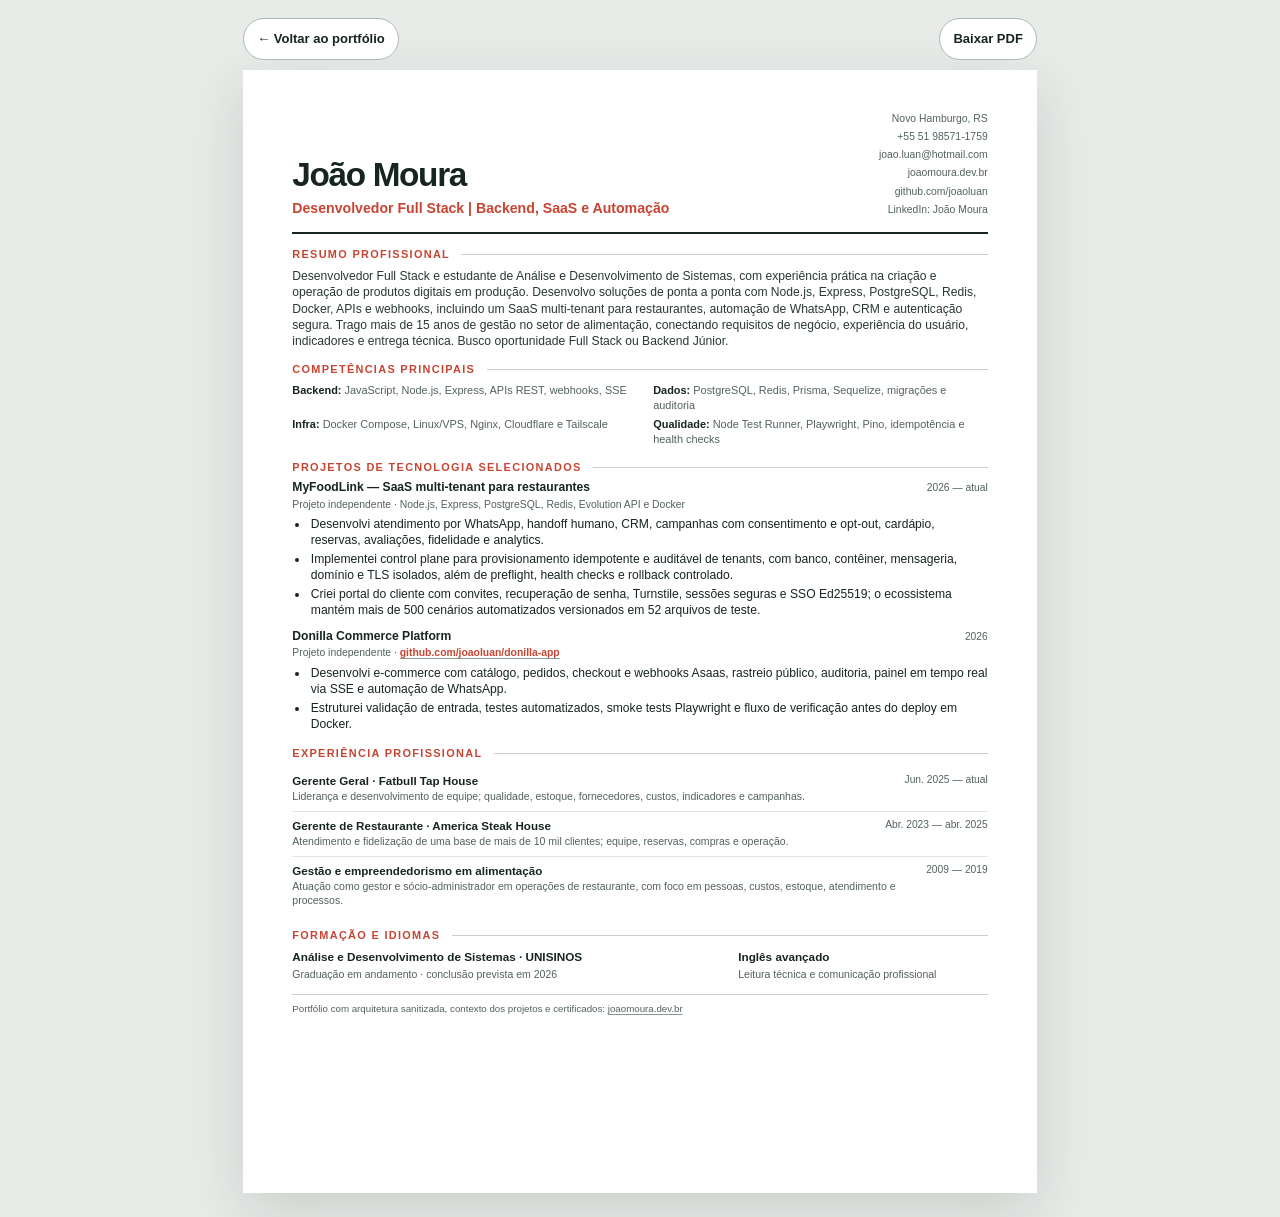
<file: curriculo.html>
<!doctype html>
<html lang="pt-BR">
<head>
  <meta charset="utf-8">
  <meta name="viewport" content="width=device-width, initial-scale=1">
  <meta name="robots" content="noindex, nofollow">
  <meta name="author" content="João Moura">
  <title>João Moura — Currículo</title>
  <link rel="icon" href="favicon.svg" type="image/svg+xml">
  <link rel="stylesheet" href="assets/resume.css">
</head>
<body>
  <nav class="screen-toolbar" aria-label="Ações do currículo">
    <a href="index.html">← Voltar ao portfólio</a>
    <a href="curriculo-joao-moura-pt.pdf" download>Baixar PDF</a>
  </nav>

  <main class="resume-page">
    <header class="resume-header">
      <div>
        <h1 class="resume-name">João Moura</h1>
        <p class="resume-title">Desenvolvedor Full Stack | Backend, SaaS e Automação</p>
      </div>
      <address class="contact-list">
        <span>Novo Hamburgo, RS</span>
        <a href="tel:+5551985711759">+55 51 98571-1759</a>
        <a href="mailto:joao.luan@hotmail.com">joao.luan@hotmail.com</a>
        <a href="https://joaomoura.dev.br/">joaomoura.dev.br</a>
        <a href="https://github.com/joaoluan">github.com/joaoluan</a>
        <a href="https://www.linkedin.com/in/joão-luan-mendonca-moura-64027a245">LinkedIn: João Moura</a>
      </address>
    </header>

    <section class="resume-section" aria-labelledby="resumo">
      <h2 id="resumo">Resumo profissional</h2>
      <p class="summary">Desenvolvedor Full Stack e estudante de Análise e Desenvolvimento de Sistemas, com experiência prática na criação e operação de produtos digitais em produção. Desenvolvo soluções de ponta a ponta com Node.js, Express, PostgreSQL, Redis, Docker, APIs e webhooks, incluindo um SaaS multi-tenant para restaurantes, automação de WhatsApp, CRM e autenticação segura. Trago mais de 15 anos de gestão no setor de alimentação, conectando requisitos de negócio, experiência do usuário, indicadores e entrega técnica. Busco oportunidade Full Stack ou Backend Júnior.</p>
    </section>

    <section class="resume-section" aria-labelledby="competencias">
      <h2 id="competencias">Competências principais</h2>
      <div class="skill-lines">
        <p><strong>Backend:</strong> JavaScript, Node.js, Express, APIs REST, webhooks, SSE</p>
        <p><strong>Dados:</strong> PostgreSQL, Redis, Prisma, Sequelize, migrações e auditoria</p>
        <p><strong>Infra:</strong> Docker Compose, Linux/VPS, Nginx, Cloudflare e Tailscale</p>
        <p><strong>Qualidade:</strong> Node Test Runner, Playwright, Pino, idempotência e health checks</p>
      </div>
    </section>

    <section class="resume-section" aria-labelledby="projetos">
      <h2 id="projetos">Projetos de tecnologia selecionados</h2>

      <article class="resume-entry">
        <div class="entry-header">
          <h3>MyFoodLink — SaaS multi-tenant para restaurantes</h3>
          <time datetime="2026">2026 — atual</time>
        </div>
        <p class="entry-subtitle">Projeto independente · Node.js, Express, PostgreSQL, Redis, Evolution API e Docker</p>
        <ul>
          <li>Desenvolvi atendimento por WhatsApp, handoff humano, CRM, campanhas com consentimento e opt-out, cardápio, reservas, avaliações, fidelidade e analytics.</li>
          <li>Implementei control plane para provisionamento idempotente e auditável de tenants, com banco, contêiner, mensageria, domínio e TLS isolados, além de preflight, health checks e rollback controlado.</li>
          <li>Criei portal do cliente com convites, recuperação de senha, Turnstile, sessões seguras e SSO Ed25519; o ecossistema mantém mais de 500 cenários automatizados versionados em 52 arquivos de teste.</li>
        </ul>
      </article>

      <article class="resume-entry">
        <div class="entry-header">
          <h3>Donilla Commerce Platform</h3>
          <time datetime="2026">2026</time>
        </div>
        <p class="entry-subtitle">Projeto independente · <a class="entry-link" href="https://github.com/joaoluan/donilla-app">github.com/joaoluan/donilla-app</a></p>
        <ul>
          <li>Desenvolvi e-commerce com catálogo, pedidos, checkout e webhooks Asaas, rastreio público, auditoria, painel em tempo real via SSE e automação de WhatsApp.</li>
          <li>Estruturei validação de entrada, testes automatizados, smoke tests Playwright e fluxo de verificação antes do deploy em Docker.</li>
        </ul>
      </article>
    </section>

    <section class="resume-section" aria-labelledby="experiencia">
      <h2 id="experiencia">Experiência profissional</h2>

      <article class="compact-entry">
        <div>
          <h3>Gerente Geral · Fatbull Tap House</h3>
          <p>Liderança e desenvolvimento de equipe; qualidade, estoque, fornecedores, custos, indicadores e campanhas.</p>
        </div>
        <time datetime="2025-06">Jun. 2025 — atual</time>
      </article>

      <article class="compact-entry">
        <div>
          <h3>Gerente de Restaurante · America Steak House</h3>
          <p>Atendimento e fidelização de uma base de mais de 10 mil clientes; equipe, reservas, compras e operação.</p>
        </div>
        <time datetime="2023-04">Abr. 2023 — abr. 2025</time>
      </article>

      <article class="compact-entry">
        <div>
          <h3>Gestão e empreendedorismo em alimentação</h3>
          <p>Atuação como gestor e sócio-administrador em operações de restaurante, com foco em pessoas, custos, estoque, atendimento e processos.</p>
        </div>
        <time datetime="2009">2009 — 2019</time>
      </article>
    </section>

    <section class="resume-section" aria-labelledby="formacao">
      <h2 id="formacao">Formação e idiomas</h2>
      <div class="education-row">
        <div>
          <h3>Análise e Desenvolvimento de Sistemas · UNISINOS</h3>
          <p>Graduação em andamento · conclusão prevista em 2026</p>
        </div>
        <div>
          <h3>Inglês avançado</h3>
          <p>Leitura técnica e comunicação profissional</p>
        </div>
      </div>
    </section>

    <p class="resume-note">Portfólio com arquitetura sanitizada, contexto dos projetos e certificados: <a href="https://joaomoura.dev.br/">joaomoura.dev.br</a></p>
  </main>
</body>
</html>
</file>
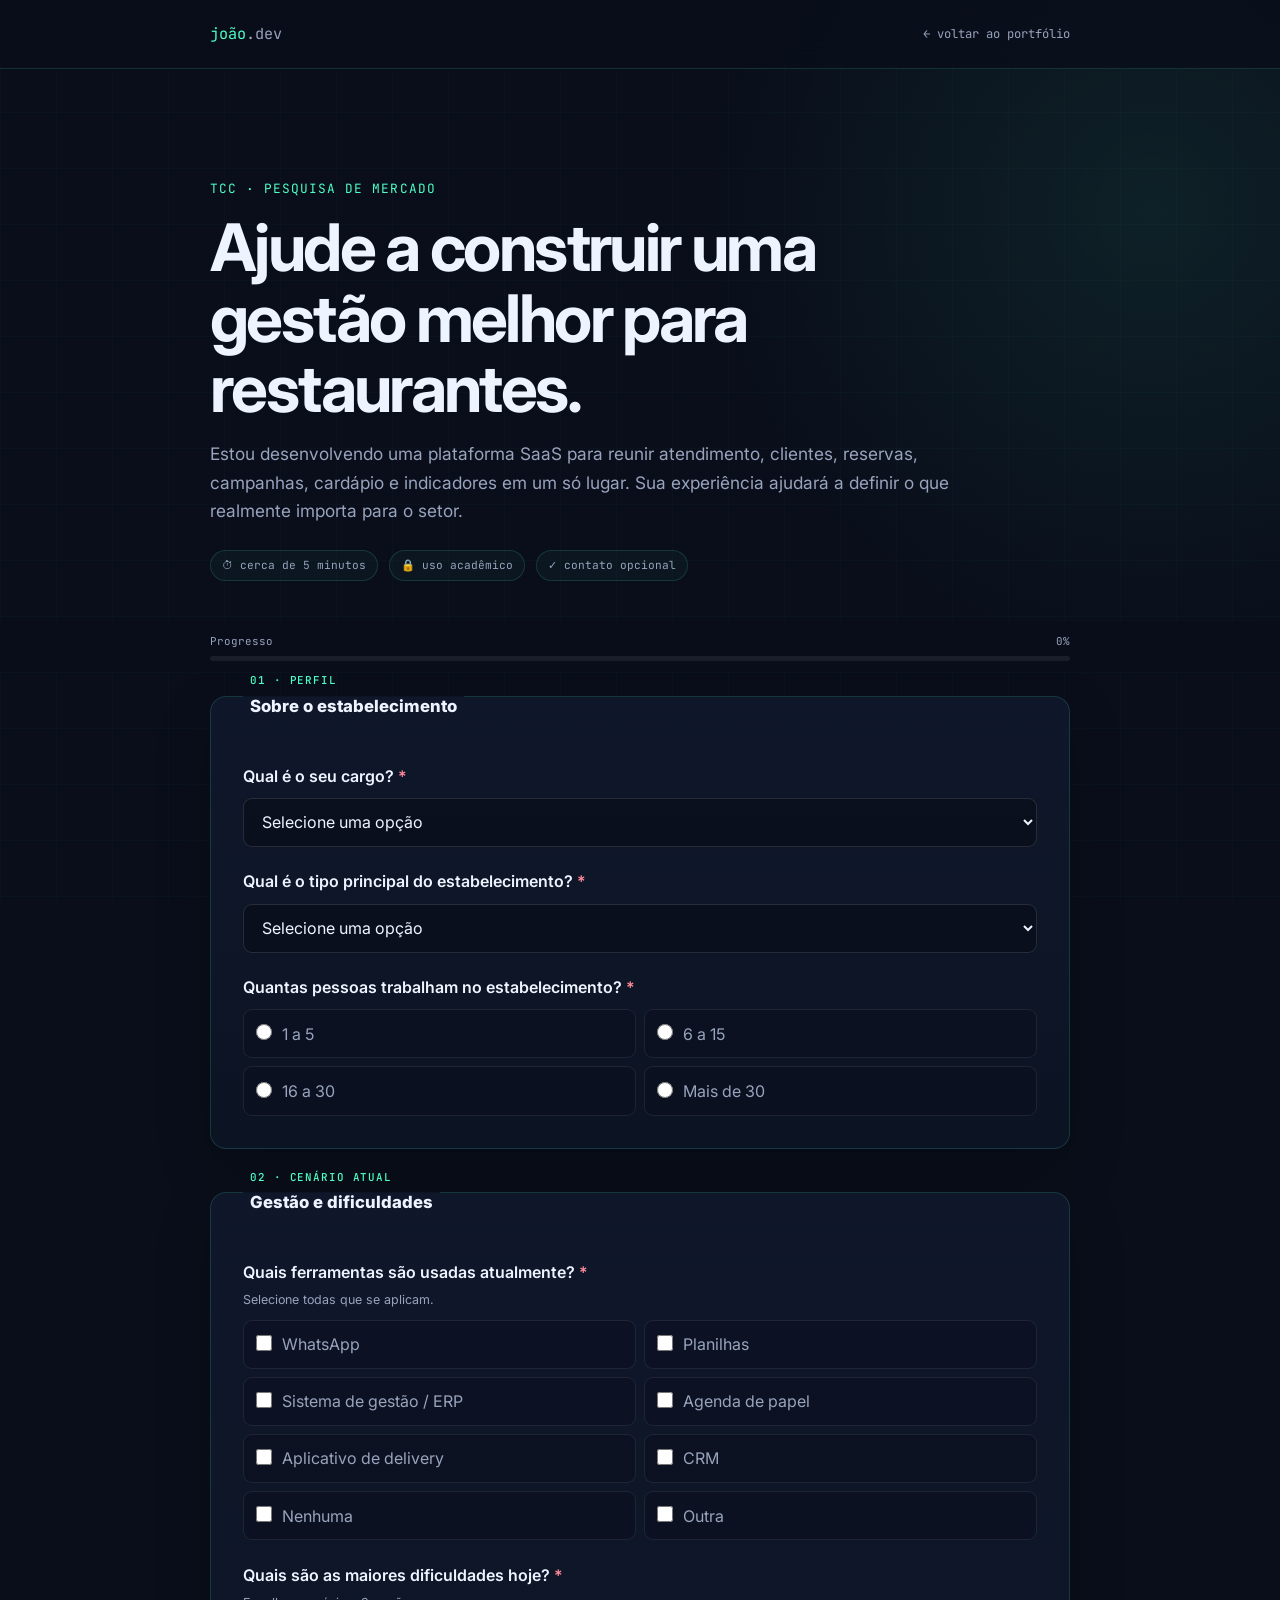
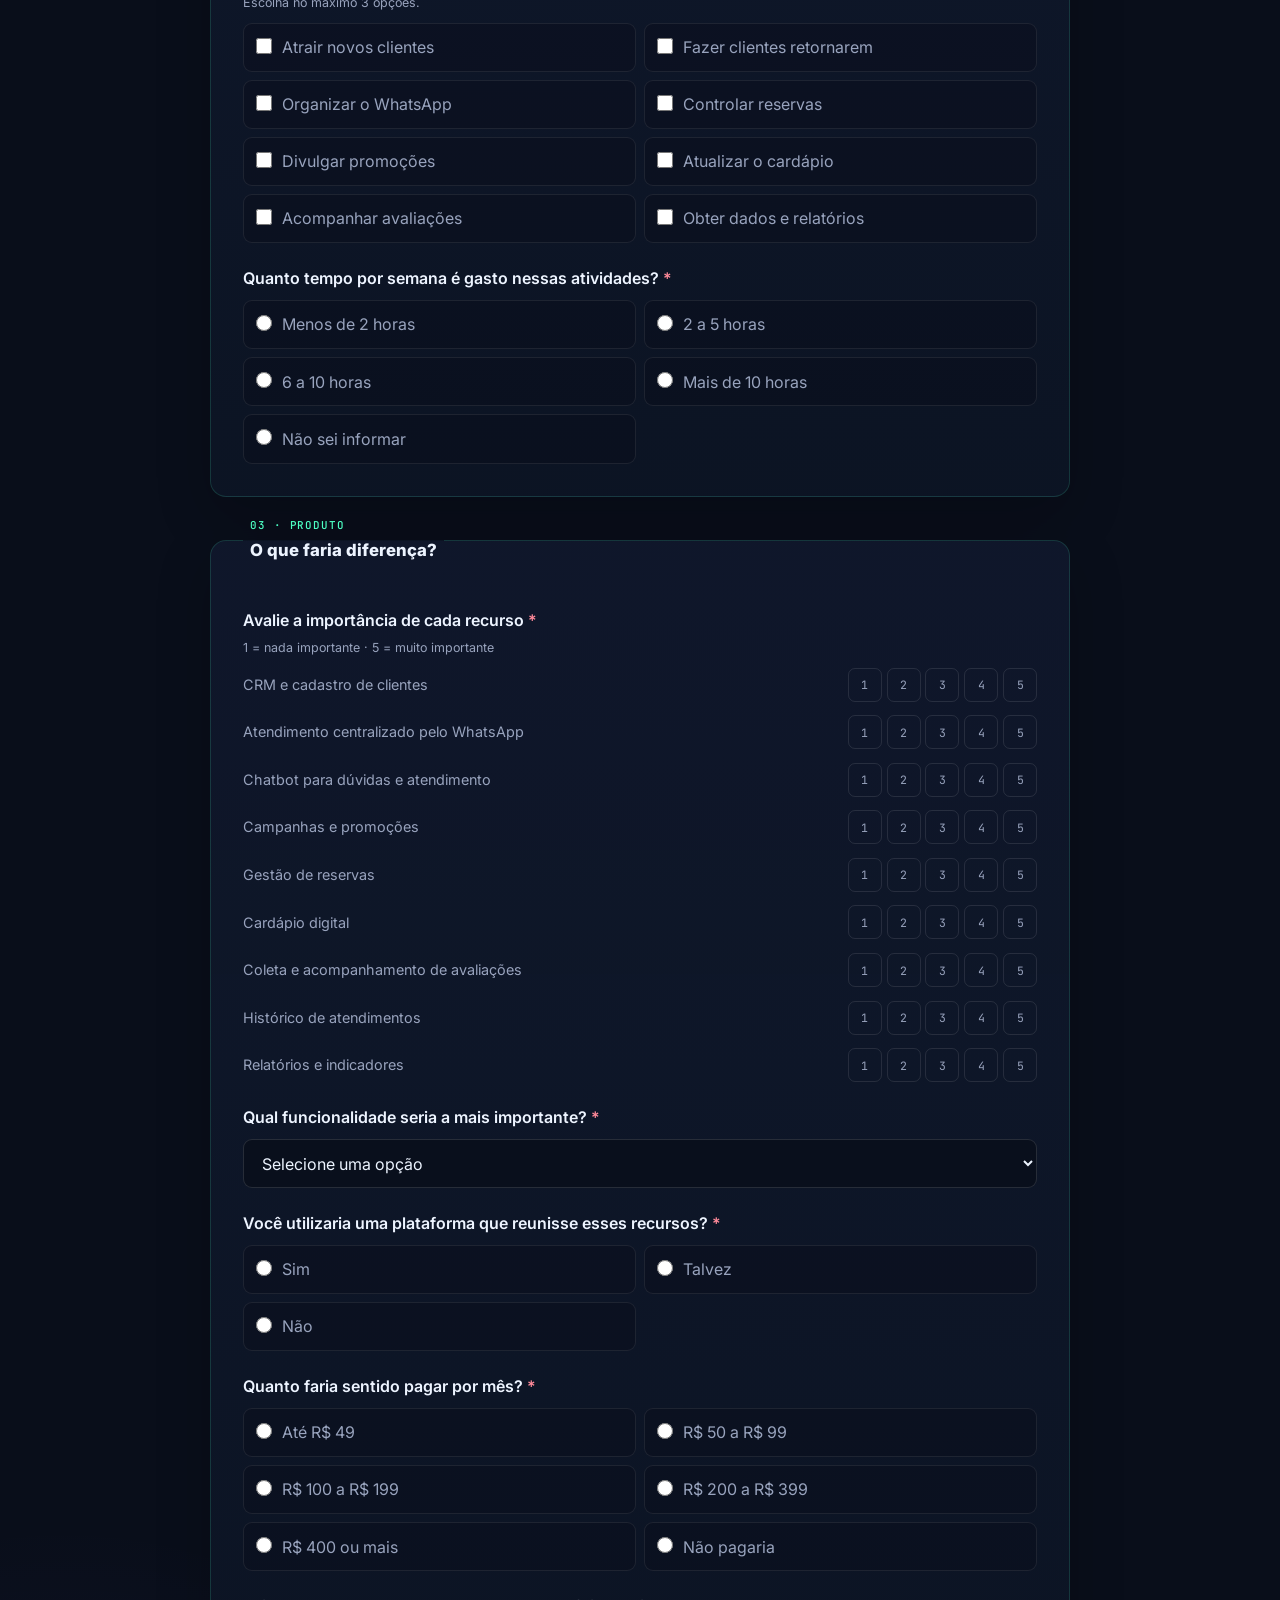
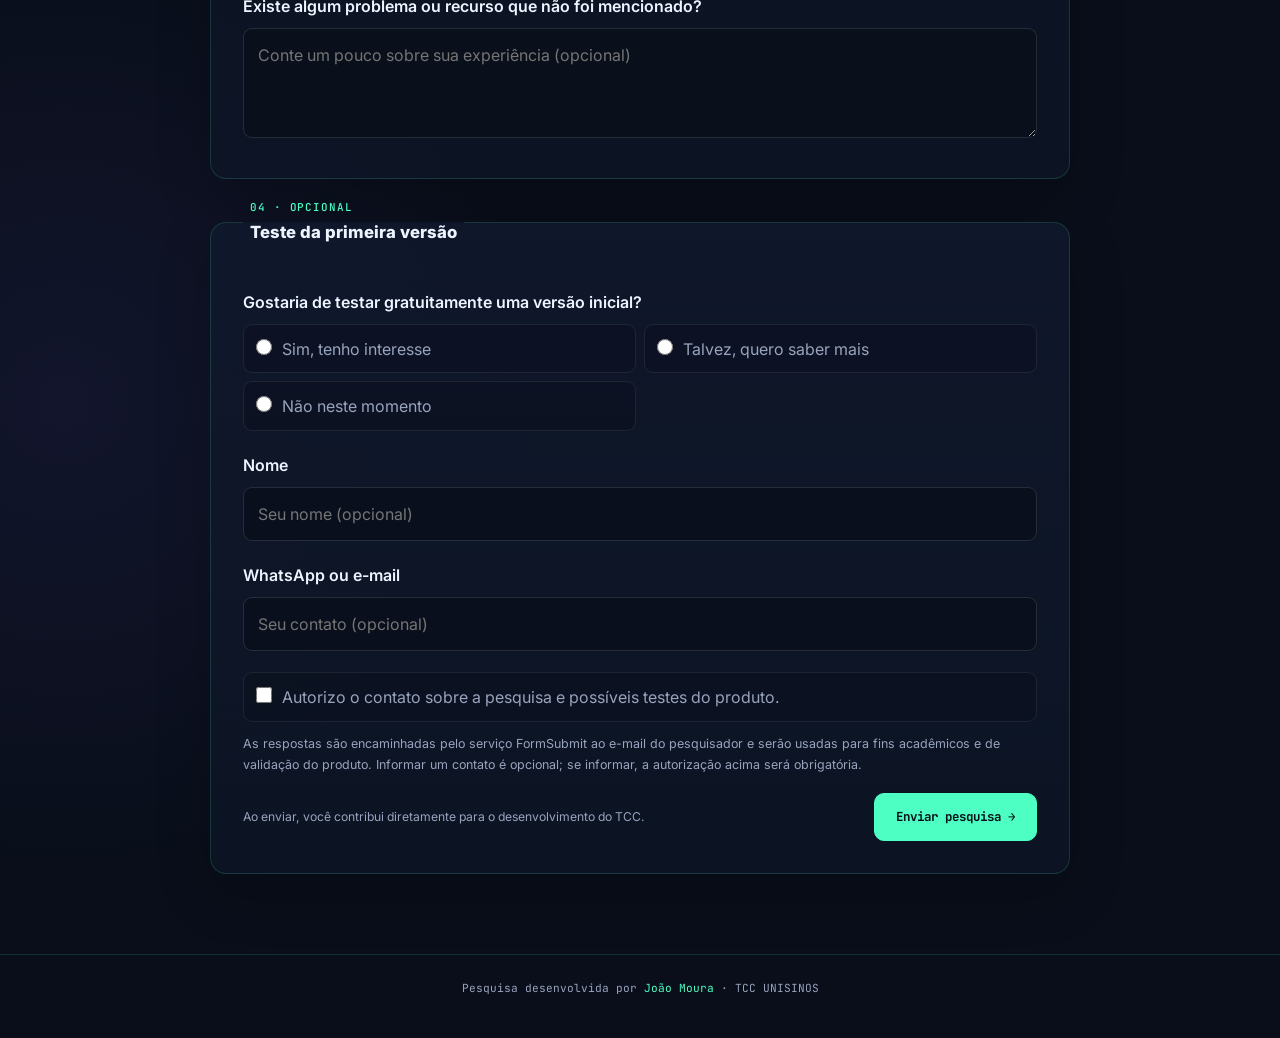
<file: pesquisa.html>
<!DOCTYPE html>
<html lang="pt-BR">
<head>
  <meta charset="UTF-8">
  <meta name="viewport" content="width=device-width, initial-scale=1.0">
  <title>Pesquisa para Restaurantes | João Moura</title>
  <meta name="description" content="Pesquisa acadêmica sobre gestão de restaurantes e validação de uma plataforma SaaS para o setor.">
  <meta name="robots" content="index, follow">
  <link rel="canonical" href="https://joaomoura.dev.br/pesquisa.html">
  <meta property="og:type" content="website">
  <meta property="og:locale" content="pt_BR">
  <meta property="og:title" content="Pesquisa sobre gestão de restaurantes">
  <meta property="og:description" content="Ajude a validar uma plataforma de gestão para restaurantes. A pesquisa leva cerca de 5 minutos.">
  <meta property="og:url" content="https://joaomoura.dev.br/pesquisa.html">
  <meta property="og:image" content="https://joaomoura.dev.br/og-image.png">
  <meta property="og:image:width" content="1200">
  <meta property="og:image:height" content="630">
  <meta name="theme-color" content="#090e1a">
  <link rel="icon" href="favicon.svg" type="image/svg+xml">
  <link rel="preconnect" href="https://fonts.googleapis.com">
  <link rel="preconnect" href="https://fonts.gstatic.com" crossorigin>
  <link href="https://fonts.googleapis.com/css2?family=Inter:wght@400;500;600;700;800&family=JetBrains+Mono:wght@400;500;700&display=swap" rel="stylesheet">
  <style>
    :root {
      --bg: #090e1a;
      --bg-2: #0d1525;
      --card: rgba(16, 24, 44, .94);
      --accent: #4dffc3;
      --accent-2: #7c6bff;
      --text: #ccd6f6;
      --strong: #edf4ff;
      --dim: #98a3bd;
      --border: rgba(77, 255, 195, .15);
      --border-strong: rgba(77, 255, 195, .38);
      --danger: #ff8a9a;
      --mono: 'JetBrains Mono', monospace;
      --sans: 'Inter', system-ui, sans-serif;
    }

    *, *::before, *::after { box-sizing: border-box; }
    html { scroll-behavior: smooth; }
    body {
      min-height: 100vh;
      margin: 0;
      color: var(--text);
      background:
        radial-gradient(circle at 90% 5%, rgba(77, 255, 195, .08), transparent 28rem),
        radial-gradient(circle at 5% 85%, rgba(124, 107, 255, .08), transparent 30rem),
        var(--bg);
      font-family: var(--sans);
      line-height: 1.65;
    }

    body::after {
      content: '';
      position: fixed;
      inset: 0;
      z-index: -1;
      pointer-events: none;
      background-image: linear-gradient(rgba(77,255,195,.022) 1px, transparent 1px), linear-gradient(90deg, rgba(77,255,195,.022) 1px, transparent 1px);
      background-size: 56px 56px;
    }

    a { color: inherit; }
    button, input, select, textarea { font: inherit; }
    .wrap { width: min(100% - 2rem, 860px); margin-inline: auto; }

    header {
      position: sticky;
      top: 0;
      z-index: 10;
      border-bottom: 1px solid var(--border);
      background: rgba(9, 14, 26, .82);
      backdrop-filter: blur(18px);
    }

    nav { height: 68px; display: flex; align-items: center; justify-content: space-between; gap: 1rem; }
    .logo { color: var(--accent); font-family: var(--mono); font-size: .95rem; text-decoration: none; }
    .logo span { color: var(--dim); }
    .back { color: var(--dim); font-family: var(--mono); font-size: .76rem; text-decoration: none; }
    .back:hover { color: var(--accent); }

    main { padding: clamp(3.2rem, 8vw, 6rem) 0 5rem; }
    .eyebrow { color: var(--accent); font-family: var(--mono); font-size: .8rem; letter-spacing: .08em; text-transform: uppercase; }
    h1 { max-width: 760px; margin: .65rem 0 1rem; color: var(--strong); font-size: clamp(2rem, 7vw, 4.1rem); line-height: 1.08; letter-spacing: -.04em; }
    .intro { max-width: 740px; margin: 0; color: var(--dim); font-size: clamp(.98rem, 2vw, 1.08rem); }

    .meta {
      display: flex;
      flex-wrap: wrap;
      gap: .65rem;
      margin: 1.5rem 0 2.5rem;
    }
    .pill { border: 1px solid var(--border); border-radius: 999px; padding: .35rem .7rem; color: var(--dim); font-family: var(--mono); font-size: .7rem; background: rgba(77,255,195,.035); }

    .progress-shell { position: sticky; top: 68px; z-index: 9; padding: .7rem 0; background: rgba(9,14,26,.9); }
    .progress-info { display: flex; justify-content: space-between; margin-bottom: .35rem; color: var(--dim); font-family: var(--mono); font-size: .68rem; }
    .progress-track { height: 5px; overflow: hidden; border-radius: 99px; background: rgba(255,255,255,.07); }
    .progress-bar { width: 25%; height: 100%; border-radius: inherit; background: linear-gradient(90deg, var(--accent), var(--accent-2)); transition: width .2s ease; }

    form { display: grid; gap: 1.25rem; }
    fieldset {
      margin: 0;
      padding: clamp(1.15rem, 4vw, 2rem);
      border: 1px solid var(--border);
      border-radius: 16px;
      background: linear-gradient(180deg, var(--card), rgba(13,21,37,.9));
      box-shadow: 0 20px 55px rgba(0,0,0,.2);
    }
    legend { padding: 0 .45rem; color: var(--strong); font-size: 1.05rem; font-weight: 800; }
    .section-number { display: block; margin-bottom: .15rem; color: var(--accent); font-family: var(--mono); font-size: .68rem; font-weight: 500; letter-spacing: .08em; text-transform: uppercase; }
    .question { margin: 1.35rem 0 0; }
    .question:first-of-type { margin-top: .65rem; }
    .question-title { display: block; margin-bottom: .55rem; color: var(--strong); font-weight: 600; }
    .hint { display: block; margin: -.25rem 0 .55rem; color: var(--dim); font-size: .78rem; }
    .required { color: var(--danger); }

    select, input[type="text"], input[type="email"], input[type="tel"], textarea {
      width: 100%;
      border: 1px solid rgba(255,255,255,.12);
      border-radius: 9px;
      outline: none;
      padding: .78rem .85rem;
      color: var(--strong);
      background: rgba(9,14,26,.72);
      transition: border-color .2s, box-shadow .2s;
    }
    select:focus, input[type="text"]:focus, input[type="email"]:focus, input[type="tel"]:focus, textarea:focus {
      border-color: var(--accent);
      box-shadow: 0 0 0 3px rgba(77,255,195,.08);
    }
    select option { color: #111827; background: white; }
    textarea { min-height: 110px; resize: vertical; }

    .choices { display: grid; gap: .5rem; }
    .choices.columns { grid-template-columns: repeat(2, minmax(0, 1fr)); }
    .choice {
      display: flex;
      align-items: flex-start;
      gap: .65rem;
      padding: .65rem .72rem;
      border: 1px solid rgba(255,255,255,.08);
      border-radius: 9px;
      color: var(--dim);
      cursor: pointer;
      background: rgba(9,14,26,.34);
      transition: border-color .2s, background .2s, color .2s;
    }
    .choice:hover, .choice:has(input:checked) { border-color: var(--border-strong); color: var(--strong); background: rgba(77,255,195,.055); }
    input[type="radio"], input[type="checkbox"] { width: 1rem; height: 1rem; margin: .23rem 0 0; accent-color: var(--accent); flex: 0 0 auto; }

    .rating-list { display: grid; gap: .85rem; }
    .rating-row { display: grid; grid-template-columns: minmax(180px, 1fr) auto; align-items: center; gap: 1rem; }
    .rating-row > span { color: var(--dim); font-size: .9rem; }
    .rating-options { display: flex; gap: .3rem; }
    .rating-options label { cursor: pointer; }
    .rating-options input { position: absolute; opacity: 0; pointer-events: none; }
    .rating-options span { display: grid; place-items: center; width: 34px; height: 34px; border: 1px solid rgba(255,255,255,.1); border-radius: 7px; color: var(--dim); font-family: var(--mono); font-size: .72rem; }
    .rating-options input:checked + span { border-color: var(--accent); color: #061018; background: var(--accent); font-weight: 700; }

    .privacy { color: var(--dim); font-size: .78rem; }
    .submit-row { display: flex; align-items: center; justify-content: space-between; gap: 1rem; padding-top: .35rem; }
    .submit-row p { margin: 0; color: var(--dim); font-size: .76rem; }
    button[type="submit"] { min-height: 48px; border: 1.5px solid var(--accent); border-radius: 10px; padding: .75rem 1.3rem; color: #061018; background: var(--accent); font-family: var(--mono); font-size: .78rem; font-weight: 700; cursor: pointer; transition: transform .2s, box-shadow .2s; }
    button[type="submit"]:hover { transform: translateY(-2px); box-shadow: 0 12px 30px rgba(77,255,195,.15); }

    footer { padding: 1.5rem 0 2.5rem; border-top: 1px solid var(--border); color: var(--dim); text-align: center; font-family: var(--mono); font-size: .7rem; }
    footer a { color: var(--accent); text-decoration: none; }

    @media (max-width: 650px) {
      .choices.columns { grid-template-columns: 1fr; }
      .rating-row { grid-template-columns: 1fr; gap: .45rem; }
      .rating-options { justify-content: space-between; }
      .rating-options label { flex: 1; }
      .rating-options span { width: 100%; }
      .submit-row { align-items: stretch; flex-direction: column; }
      button[type="submit"] { width: 100%; }
    }
  </style>
</head>
<body>
  <header>
    <nav class="wrap" aria-label="Navegação">
      <a class="logo" href="index.html">joão<span>.dev</span></a>
      <a class="back" href="index.html">← voltar ao portfólio</a>
    </nav>
  </header>

  <main>
    <div class="wrap">
      <p class="eyebrow">TCC · Pesquisa de mercado</p>
      <h1>Ajude a construir uma gestão melhor para restaurantes.</h1>
      <p class="intro">Estou desenvolvendo uma plataforma SaaS para reunir atendimento, clientes, reservas, campanhas, cardápio e indicadores em um só lugar. Sua experiência ajudará a definir o que realmente importa para o setor.</p>
      <div class="meta" aria-label="Informações da pesquisa">
        <span class="pill">⏱ cerca de 5 minutos</span>
        <span class="pill">🔒 uso acadêmico</span>
        <span class="pill">✓ contato opcional</span>
      </div>
    </div>

    <div class="progress-shell" aria-hidden="true">
      <div class="wrap">
        <div class="progress-info"><span>Progresso</span><span id="progressText">0%</span></div>
        <div class="progress-track"><div class="progress-bar" id="progressBar"></div></div>
      </div>
    </div>

    <form class="wrap" id="surveyForm" action="https://formsubmit.co/joao.luan@hotmail.com" method="POST">
      <input type="hidden" name="_subject" value="Nova resposta — Pesquisa SaaS para Restaurantes">
      <input type="hidden" name="_template" value="table">
      <input type="hidden" name="_next" value="https://joaomoura.dev.br/pesquisa.html?enviado=1">
      <input type="hidden" name="_url" value="https://joaomoura.dev.br/pesquisa.html">
      <input type="text" name="_honey" tabindex="-1" autocomplete="off" style="display:none">

      <fieldset data-step>
        <legend><span class="section-number">01 · Perfil</span>Sobre o estabelecimento</legend>

        <div class="question">
          <label class="question-title" for="cargo">Qual é o seu cargo? <span class="required">*</span></label>
          <select id="cargo" name="01_cargo" required>
            <option value="">Selecione uma opção</option>
            <option>Proprietário(a) ou sócio(a)</option><option>Gerente</option><option>Administrador(a)</option><option>Funcionário(a)</option><option>Consultor(a)</option><option>Outro</option>
          </select>
        </div>

        <div class="question">
          <label class="question-title" for="tipo">Qual é o tipo principal do estabelecimento? <span class="required">*</span></label>
          <select id="tipo" name="02_tipo_estabelecimento" required>
            <option value="">Selecione uma opção</option>
            <option>Restaurante</option><option>Pizzaria</option><option>Hamburgueria</option><option>Bar ou pub</option><option>Cafeteria</option><option>Delivery</option><option>Padaria ou confeitaria</option><option>Outro</option>
          </select>
        </div>

        <div class="question">
          <span class="question-title">Quantas pessoas trabalham no estabelecimento? <span class="required">*</span></span>
          <div class="choices columns">
            <label class="choice"><input type="radio" name="03_tamanho_equipe" value="1 a 5" required>1 a 5</label>
            <label class="choice"><input type="radio" name="03_tamanho_equipe" value="6 a 15">6 a 15</label>
            <label class="choice"><input type="radio" name="03_tamanho_equipe" value="16 a 30">16 a 30</label>
            <label class="choice"><input type="radio" name="03_tamanho_equipe" value="Mais de 30">Mais de 30</label>
          </div>
        </div>
      </fieldset>

      <fieldset data-step>
        <legend><span class="section-number">02 · Cenário atual</span>Gestão e dificuldades</legend>

        <div class="question">
          <span class="question-title">Quais ferramentas são usadas atualmente? <span class="required">*</span></span>
          <span class="hint">Selecione todas que se aplicam.</span>
          <div class="choices columns">
            <label class="choice"><input type="checkbox" name="04_ferramentas[]" value="WhatsApp">WhatsApp</label>
            <label class="choice"><input type="checkbox" name="04_ferramentas[]" value="Planilhas">Planilhas</label>
            <label class="choice"><input type="checkbox" name="04_ferramentas[]" value="Sistema de gestão/ERP">Sistema de gestão / ERP</label>
            <label class="choice"><input type="checkbox" name="04_ferramentas[]" value="Agenda de papel">Agenda de papel</label>
            <label class="choice"><input type="checkbox" name="04_ferramentas[]" value="Aplicativo de delivery">Aplicativo de delivery</label>
            <label class="choice"><input type="checkbox" name="04_ferramentas[]" value="CRM">CRM</label>
            <label class="choice"><input type="checkbox" name="04_ferramentas[]" value="Nenhuma">Nenhuma</label>
            <label class="choice"><input type="checkbox" name="04_ferramentas[]" value="Outra">Outra</label>
          </div>
        </div>

        <div class="question">
          <span class="question-title">Quais são as maiores dificuldades hoje? <span class="required">*</span></span>
          <span class="hint">Escolha no máximo 3 opções.</span>
          <div class="choices columns" id="difficulties">
            <label class="choice"><input type="checkbox" name="05_dificuldades[]" value="Atrair novos clientes">Atrair novos clientes</label>
            <label class="choice"><input type="checkbox" name="05_dificuldades[]" value="Fidelizar clientes">Fazer clientes retornarem</label>
            <label class="choice"><input type="checkbox" name="05_dificuldades[]" value="Atendimento no WhatsApp">Organizar o WhatsApp</label>
            <label class="choice"><input type="checkbox" name="05_dificuldades[]" value="Reservas">Controlar reservas</label>
            <label class="choice"><input type="checkbox" name="05_dificuldades[]" value="Promoções">Divulgar promoções</label>
            <label class="choice"><input type="checkbox" name="05_dificuldades[]" value="Cardápio">Atualizar o cardápio</label>
            <label class="choice"><input type="checkbox" name="05_dificuldades[]" value="Avaliações">Acompanhar avaliações</label>
            <label class="choice"><input type="checkbox" name="05_dificuldades[]" value="Dados e relatórios">Obter dados e relatórios</label>
          </div>
        </div>

        <div class="question">
          <span class="question-title">Quanto tempo por semana é gasto nessas atividades? <span class="required">*</span></span>
          <div class="choices columns">
            <label class="choice"><input type="radio" name="06_tempo_semanal" value="Menos de 2 horas" required>Menos de 2 horas</label>
            <label class="choice"><input type="radio" name="06_tempo_semanal" value="2 a 5 horas">2 a 5 horas</label>
            <label class="choice"><input type="radio" name="06_tempo_semanal" value="6 a 10 horas">6 a 10 horas</label>
            <label class="choice"><input type="radio" name="06_tempo_semanal" value="Mais de 10 horas">Mais de 10 horas</label>
            <label class="choice"><input type="radio" name="06_tempo_semanal" value="Não sei informar">Não sei informar</label>
          </div>
        </div>
      </fieldset>

      <fieldset data-step>
        <legend><span class="section-number">03 · Produto</span>O que faria diferença?</legend>
        <div class="question">
          <span class="question-title">Avalie a importância de cada recurso <span class="required">*</span></span>
          <span class="hint">1 = nada importante · 5 = muito importante</span>
          <div class="rating-list" id="ratingList"></div>
        </div>

        <div class="question">
          <label class="question-title" for="mais-importante">Qual funcionalidade seria a mais importante? <span class="required">*</span></label>
          <select id="mais-importante" name="16_funcionalidade_mais_importante" required>
            <option value="">Selecione uma opção</option>
            <option>CRM e cadastro de clientes</option><option>Atendimento pelo WhatsApp</option><option>Chatbot</option><option>Campanhas e promoções</option><option>Gestão de reservas</option><option>Cardápio digital</option><option>Avaliações de clientes</option><option>Histórico de atendimentos</option><option>Relatórios e indicadores</option>
          </select>
        </div>

        <div class="question">
          <span class="question-title">Você utilizaria uma plataforma que reunisse esses recursos? <span class="required">*</span></span>
          <div class="choices columns">
            <label class="choice"><input type="radio" name="17_interesse" value="Sim" required>Sim</label>
            <label class="choice"><input type="radio" name="17_interesse" value="Talvez">Talvez</label>
            <label class="choice"><input type="radio" name="17_interesse" value="Não">Não</label>
          </div>
        </div>

        <div class="question">
          <span class="question-title">Quanto faria sentido pagar por mês? <span class="required">*</span></span>
          <div class="choices columns">
            <label class="choice"><input type="radio" name="18_investimento_mensal" value="Até R$ 49" required>Até R$ 49</label>
            <label class="choice"><input type="radio" name="18_investimento_mensal" value="R$ 50 a R$ 99">R$ 50 a R$ 99</label>
            <label class="choice"><input type="radio" name="18_investimento_mensal" value="R$ 100 a R$ 199">R$ 100 a R$ 199</label>
            <label class="choice"><input type="radio" name="18_investimento_mensal" value="R$ 200 a R$ 399">R$ 200 a R$ 399</label>
            <label class="choice"><input type="radio" name="18_investimento_mensal" value="R$ 400 ou mais">R$ 400 ou mais</label>
            <label class="choice"><input type="radio" name="18_investimento_mensal" value="Não pagaria">Não pagaria</label>
          </div>
        </div>

        <div class="question">
          <label class="question-title" for="comentario">Existe algum problema ou recurso que não foi mencionado?</label>
          <textarea id="comentario" name="19_comentario" placeholder="Conte um pouco sobre sua experiência (opcional)"></textarea>
        </div>
      </fieldset>

      <fieldset data-step>
        <legend><span class="section-number">04 · Opcional</span>Teste da primeira versão</legend>
        <div class="question">
          <span class="question-title">Gostaria de testar gratuitamente uma versão inicial?</span>
          <div class="choices columns">
            <label class="choice"><input type="radio" name="20_interesse_em_teste" value="Sim">Sim, tenho interesse</label>
            <label class="choice"><input type="radio" name="20_interesse_em_teste" value="Talvez">Talvez, quero saber mais</label>
            <label class="choice"><input type="radio" name="20_interesse_em_teste" value="Não">Não neste momento</label>
          </div>
        </div>
        <div class="question"><label class="question-title" for="nome">Nome</label><input id="nome" name="21_nome" type="text" autocomplete="name" placeholder="Seu nome (opcional)"></div>
        <div class="question"><label class="question-title" for="contato">WhatsApp ou e-mail</label><input id="contato" name="22_contato" type="text" autocomplete="email" placeholder="Seu contato (opcional)"></div>
        <div class="question">
          <label class="choice"><input id="consentimento" type="checkbox" name="23_consentimento_contato" value="Autorizado">Autorizo o contato sobre a pesquisa e possíveis testes do produto.</label>
          <p class="privacy">As respostas são encaminhadas pelo serviço FormSubmit ao e-mail do pesquisador e serão usadas para fins acadêmicos e de validação do produto. Informar um contato é opcional; se informar, a autorização acima será obrigatória.</p>
        </div>
        <div class="submit-row">
          <p>Ao enviar, você contribui diretamente para o desenvolvimento do TCC.</p>
          <button type="submit">Enviar pesquisa →</button>
        </div>
      </fieldset>
    </form>
  </main>

  <footer><div class="wrap">Pesquisa desenvolvida por <a href="index.html">João Moura</a> · TCC UNISINOS</div></footer>

  <script>
    const features = [
      ['07_crm_clientes', 'CRM e cadastro de clientes'],
      ['08_whatsapp', 'Atendimento centralizado pelo WhatsApp'],
      ['09_chatbot', 'Chatbot para dúvidas e atendimento'],
      ['10_campanhas', 'Campanhas e promoções'],
      ['11_reservas', 'Gestão de reservas'],
      ['12_cardapio', 'Cardápio digital'],
      ['13_avaliacoes', 'Coleta e acompanhamento de avaliações'],
      ['14_historico', 'Histórico de atendimentos'],
      ['15_relatorios', 'Relatórios e indicadores']
    ];

    const ratingList = document.getElementById('ratingList');
    ratingList.innerHTML = features.map(([name, label]) => `
      <div class="rating-row">
        <span>${label}</span>
        <div class="rating-options" role="radiogroup" aria-label="${label}">
          ${[1,2,3,4,5].map(value => `<label title="Nota ${value}"><input type="radio" name="${name}" value="${value}" required><span>${value}</span></label>`).join('')}
        </div>
      </div>`).join('');

    const form = document.getElementById('surveyForm');
    const requiredControls = [...form.querySelectorAll('[required]')];
    const progressBar = document.getElementById('progressBar');
    const progressText = document.getElementById('progressText');
    const contactInput = document.getElementById('contato');
    const consentInput = document.getElementById('consentimento');

    function validateContactConsent() {
      const contactWasProvided = Boolean(contactInput.value.trim());
      consentInput.setCustomValidity(contactWasProvided && !consentInput.checked
        ? 'Autorize o contato para enviar um WhatsApp ou e-mail.'
        : '');
    }

    function updateProgress() {
      const names = [...new Set(requiredControls.map(control => control.name))];
      const completed = names.filter(name => {
        const controls = [...form.elements].filter(control => control.name === name);
        return controls.some(control => control.type === 'radio' || control.type === 'checkbox' ? control.checked : control.value.trim());
      }).length;
      const percent = Math.round((completed / names.length) * 100);
      progressBar.style.width = `${percent}%`;
      progressText.textContent = `${percent}%`;
    }

    form.addEventListener('input', updateProgress);
    form.addEventListener('change', updateProgress);
    contactInput.addEventListener('input', validateContactConsent);
    consentInput.addEventListener('change', validateContactConsent);

    const difficultyInputs = [...document.querySelectorAll('#difficulties input')];
    difficultyInputs.forEach(input => input.addEventListener('change', () => {
      const checked = difficultyInputs.filter(item => item.checked);
      difficultyInputs.forEach(item => { item.disabled = checked.length >= 3 && !item.checked; });
    }));

    form.addEventListener('submit', event => {
      validateContactConsent();
      if (!consentInput.checkValidity()) {
        event.preventDefault();
        consentInput.reportValidity();
        consentInput.closest('.question').scrollIntoView({ behavior: 'smooth', block: 'center' });
        return;
      }

      const toolsSelected = form.querySelectorAll('input[name="04_ferramentas[]"]:checked').length;
      const difficultiesSelected = form.querySelectorAll('input[name="05_dificuldades[]"]:checked').length;
      if (!toolsSelected || !difficultiesSelected) {
        event.preventDefault();
        alert('Selecione pelo menos uma ferramenta utilizada e uma dificuldade atual.');
        const target = !toolsSelected ? form.querySelector('input[name="04_ferramentas[]"]') : form.querySelector('input[name="05_dificuldades[]"]');
        target.closest('.question').scrollIntoView({ behavior: 'smooth', block: 'center' });
      }
    });

    if (new URLSearchParams(location.search).get('enviado') === '1') {
      document.querySelector('main').innerHTML = `<div class="wrap" style="min-height:65vh;display:grid;place-content:center;text-align:center"><p class="eyebrow">Resposta recebida</p><h1 style="font-size:clamp(2rem,7vw,3.6rem)">Muito obrigado pela colaboração!</h1><p class="intro" style="margin-inline:auto">Sua experiência ajudará a construir uma solução mais útil para o setor de restaurantes.</p><p style="margin-top:2rem"><a class="back" href="index.html">← voltar ao portfólio</a></p></div>`;
    }

    updateProgress();
  </script>
</body>
</html>
</file>
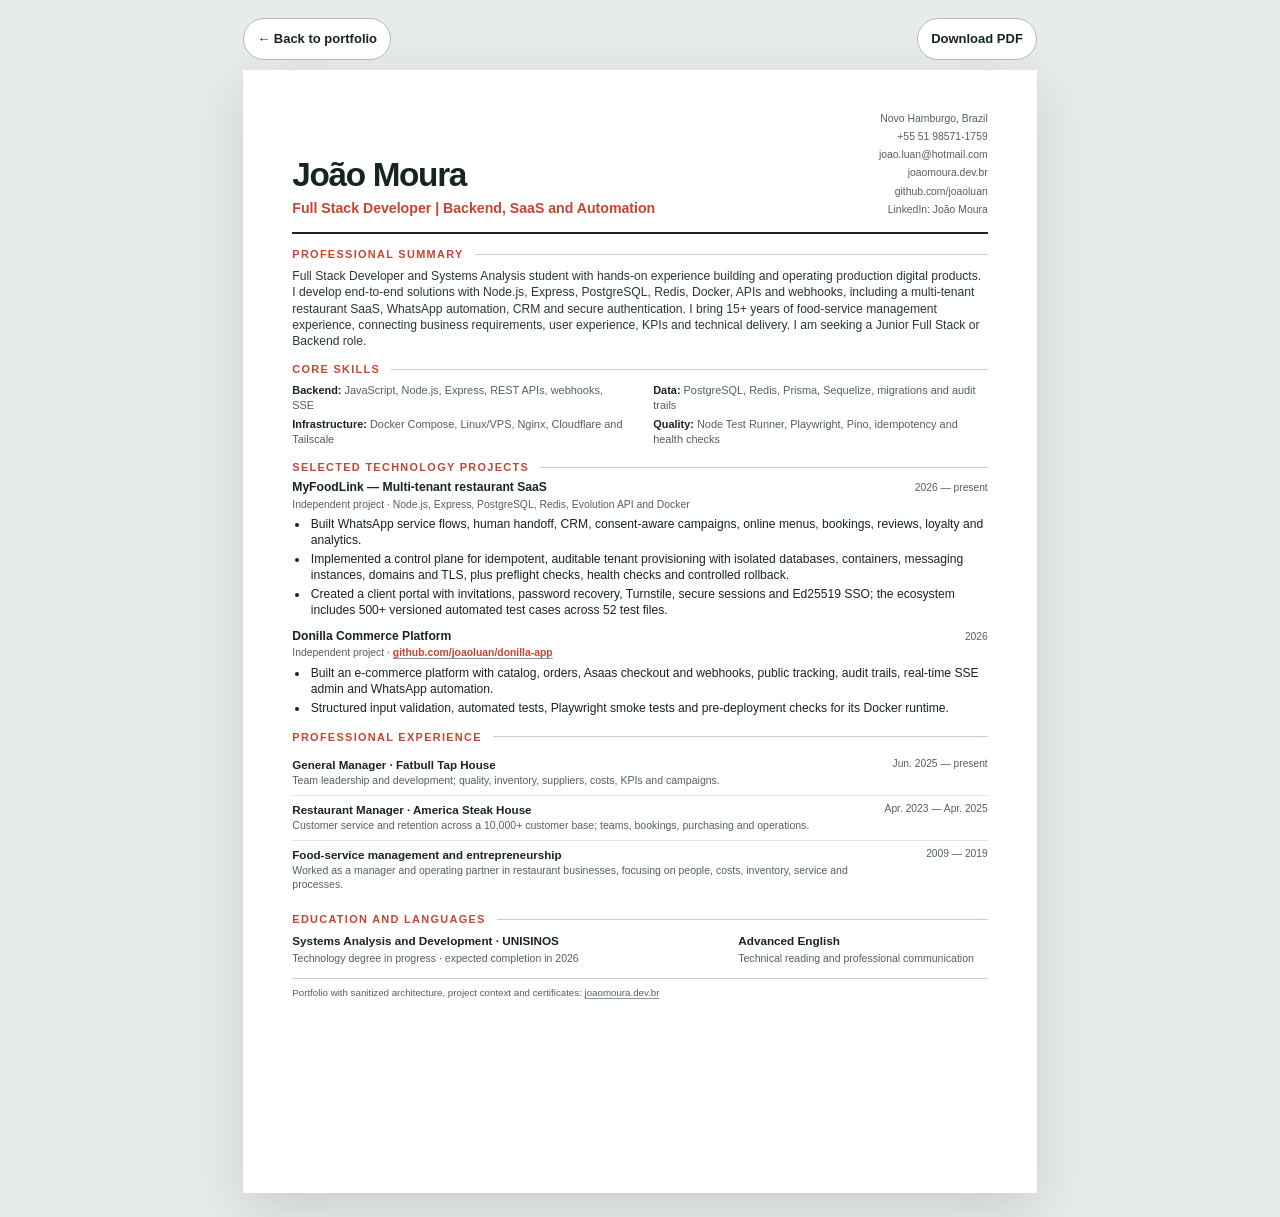
<file: resume.html>
<!doctype html>
<html lang="en">
<head>
  <meta charset="utf-8">
  <meta name="viewport" content="width=device-width, initial-scale=1">
  <meta name="robots" content="noindex, nofollow">
  <meta name="author" content="João Moura">
  <title>João Moura — Résumé</title>
  <link rel="icon" href="favicon.svg" type="image/svg+xml">
  <link rel="stylesheet" href="assets/resume.css">
</head>
<body>
  <nav class="screen-toolbar" aria-label="Résumé actions">
    <a href="index.html">← Back to portfolio</a>
    <a href="resume_en.pdf" download>Download PDF</a>
  </nav>

  <main class="resume-page">
    <header class="resume-header">
      <div>
        <h1 class="resume-name">João Moura</h1>
        <p class="resume-title">Full Stack Developer | Backend, SaaS and Automation</p>
      </div>
      <address class="contact-list">
        <span>Novo Hamburgo, Brazil</span>
        <a href="tel:+5551985711759">+55 51 98571-1759</a>
        <a href="mailto:joao.luan@hotmail.com">joao.luan@hotmail.com</a>
        <a href="https://joaomoura.dev.br/">joaomoura.dev.br</a>
        <a href="https://github.com/joaoluan">github.com/joaoluan</a>
        <a href="https://www.linkedin.com/in/joão-luan-mendonca-moura-64027a245">LinkedIn: João Moura</a>
      </address>
    </header>

    <section class="resume-section" aria-labelledby="summary">
      <h2 id="summary">Professional summary</h2>
      <p class="summary">Full Stack Developer and Systems Analysis student with hands-on experience building and operating production digital products. I develop end-to-end solutions with Node.js, Express, PostgreSQL, Redis, Docker, APIs and webhooks, including a multi-tenant restaurant SaaS, WhatsApp automation, CRM and secure authentication. I bring 15+ years of food-service management experience, connecting business requirements, user experience, KPIs and technical delivery. I am seeking a Junior Full Stack or Backend role.</p>
    </section>

    <section class="resume-section" aria-labelledby="skills">
      <h2 id="skills">Core skills</h2>
      <div class="skill-lines">
        <p><strong>Backend:</strong> JavaScript, Node.js, Express, REST APIs, webhooks, SSE</p>
        <p><strong>Data:</strong> PostgreSQL, Redis, Prisma, Sequelize, migrations and audit trails</p>
        <p><strong>Infrastructure:</strong> Docker Compose, Linux/VPS, Nginx, Cloudflare and Tailscale</p>
        <p><strong>Quality:</strong> Node Test Runner, Playwright, Pino, idempotency and health checks</p>
      </div>
    </section>

    <section class="resume-section" aria-labelledby="projects">
      <h2 id="projects">Selected technology projects</h2>

      <article class="resume-entry">
        <div class="entry-header">
          <h3>MyFoodLink — Multi-tenant restaurant SaaS</h3>
          <time datetime="2026">2026 — present</time>
        </div>
        <p class="entry-subtitle">Independent project · Node.js, Express, PostgreSQL, Redis, Evolution API and Docker</p>
        <ul>
          <li>Built WhatsApp service flows, human handoff, CRM, consent-aware campaigns, online menus, bookings, reviews, loyalty and analytics.</li>
          <li>Implemented a control plane for idempotent, auditable tenant provisioning with isolated databases, containers, messaging instances, domains and TLS, plus preflight checks, health checks and controlled rollback.</li>
          <li>Created a client portal with invitations, password recovery, Turnstile, secure sessions and Ed25519 SSO; the ecosystem includes 500+ versioned automated test cases across 52 test files.</li>
        </ul>
      </article>

      <article class="resume-entry">
        <div class="entry-header">
          <h3>Donilla Commerce Platform</h3>
          <time datetime="2026">2026</time>
        </div>
        <p class="entry-subtitle">Independent project · <a class="entry-link" href="https://github.com/joaoluan/donilla-app">github.com/joaoluan/donilla-app</a></p>
        <ul>
          <li>Built an e-commerce platform with catalog, orders, Asaas checkout and webhooks, public tracking, audit trails, real-time SSE admin and WhatsApp automation.</li>
          <li>Structured input validation, automated tests, Playwright smoke tests and pre-deployment checks for its Docker runtime.</li>
        </ul>
      </article>
    </section>

    <section class="resume-section" aria-labelledby="experience">
      <h2 id="experience">Professional experience</h2>

      <article class="compact-entry">
        <div>
          <h3>General Manager · Fatbull Tap House</h3>
          <p>Team leadership and development; quality, inventory, suppliers, costs, KPIs and campaigns.</p>
        </div>
        <time datetime="2025-06">Jun. 2025 — present</time>
      </article>

      <article class="compact-entry">
        <div>
          <h3>Restaurant Manager · America Steak House</h3>
          <p>Customer service and retention across a 10,000+ customer base; teams, bookings, purchasing and operations.</p>
        </div>
        <time datetime="2023-04">Apr. 2023 — Apr. 2025</time>
      </article>

      <article class="compact-entry">
        <div>
          <h3>Food-service management and entrepreneurship</h3>
          <p>Worked as a manager and operating partner in restaurant businesses, focusing on people, costs, inventory, service and processes.</p>
        </div>
        <time datetime="2009">2009 — 2019</time>
      </article>
    </section>

    <section class="resume-section" aria-labelledby="education">
      <h2 id="education">Education and languages</h2>
      <div class="education-row">
        <div>
          <h3>Systems Analysis and Development · UNISINOS</h3>
          <p>Technology degree in progress · expected completion in 2026</p>
        </div>
        <div>
          <h3>Advanced English</h3>
          <p>Technical reading and professional communication</p>
        </div>
      </div>
    </section>

    <p class="resume-note">Portfolio with sanitized architecture, project context and certificates: <a href="https://joaomoura.dev.br/">joaomoura.dev.br</a></p>
  </main>
</body>
</html>
</file>
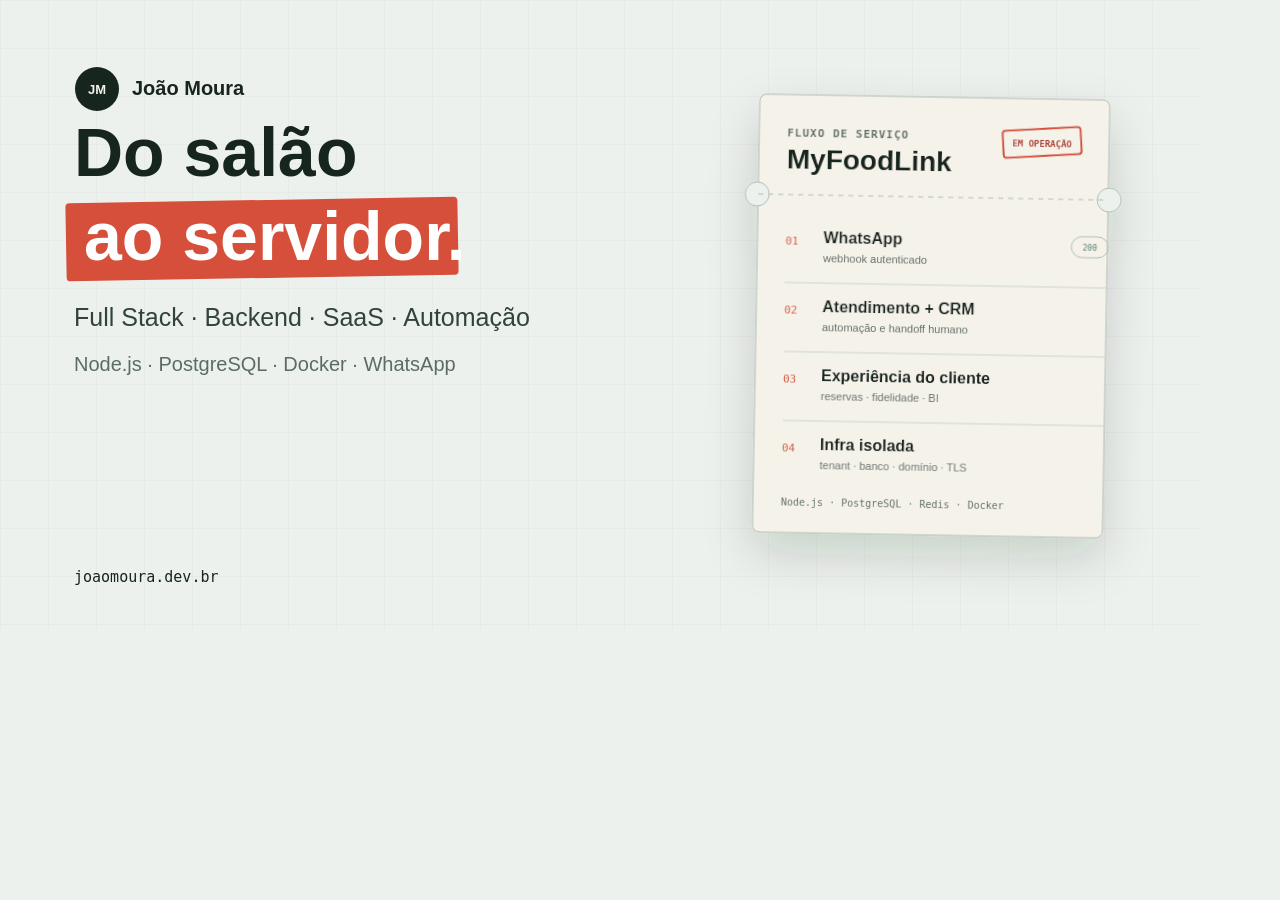
<file: assets/og-card.html>
<!doctype html>
<html lang="pt-BR">
<head>
  <meta charset="utf-8">
  <meta name="viewport" content="width=device-width, initial-scale=1">
  <meta name="robots" content="noindex, nofollow">
  <title>Gerador do card social</title>
  <style>
    html, body {
      width: 1200px;
      height: 630px;
      margin: 0;
      overflow: hidden;
      background: #edf1ee;
    }

    img {
      width: 1200px;
      height: 630px;
      display: block;
    }
  </style>
</head>
<body>
  <img src="../og-image.svg" width="1200" height="630" alt="">
</body>
</html>
</file>
<file: assets/styles.css>
:root {
  --canvas: #080b0a;
  --canvas-deep: #0d1210;
  --paper: #111713;
  --paper-warm: #181712;
  --ink: #f1f3ee;
  --ink-2: #c3ccc6;
  --muted: #8e9b94;
  --line: #252e29;
  --line-strong: #3a4640;
  --tomato: #df5a45;
  --tomato-dark: #f0806e;
  --brass: #d2a748;
  --sage: #69aa9a;
  --night: #0d1511;
  --white: #ffffff;
  --shadow: 0 28px 70px rgba(0, 0, 0, 0.46);
  --shadow-small: 0 12px 32px rgba(0, 0, 0, 0.3);
  --radius: 24px;
  --radius-small: 14px;
  --display: "Bricolage Grotesque", "Arial Narrow", sans-serif;
  --body: "Inter", system-ui, -apple-system, BlinkMacSystemFont, "Segoe UI", sans-serif;
  --mono: "IBM Plex Mono", ui-monospace, SFMono-Regular, Consolas, monospace;
  --shell: 1180px;
}

*,
*::before,
*::after {
  box-sizing: border-box;
}

html {
  scroll-behavior: smooth;
  scroll-padding-top: 92px;
}

body {
  margin: 0;
  min-width: 320px;
  background:
    linear-gradient(rgba(255, 255, 255, 0.026) 1px, transparent 1px),
    linear-gradient(90deg, rgba(255, 255, 255, 0.026) 1px, transparent 1px),
    var(--canvas);
  background-size: 48px 48px;
  color: var(--ink);
  font-family: var(--body);
  font-size: 16px;
  line-height: 1.65;
  overflow-x: hidden;
  text-rendering: optimizeLegibility;
  -webkit-font-smoothing: antialiased;
}

body::before {
  content: "";
  position: fixed;
  inset: 0;
  z-index: -1;
  pointer-events: none;
  background:
    radial-gradient(circle at 72% 10%, rgba(223, 90, 69, 0.055), transparent 32%),
    linear-gradient(180deg, rgba(8, 11, 10, 0) 0%, rgba(8, 11, 10, 0.72) 66%, var(--canvas) 100%);
}

button,
a {
  -webkit-tap-highlight-color: transparent;
}

button {
  font: inherit;
}

a {
  color: inherit;
}

img,
svg {
  max-width: 100%;
}

[data-lang="en"] {
  display: none !important;
}

html[lang="en"] [data-lang="pt"] {
  display: none !important;
}

html[lang="en"] [data-lang="en"] {
  display: inline !important;
}

::selection {
  background: var(--tomato);
  color: var(--white);
}

:focus-visible {
  outline: 3px solid var(--tomato);
  outline-offset: 4px;
  border-radius: 4px;
}

.shell {
  width: min(calc(100% - 40px), var(--shell));
  margin-inline: auto;
}

.skip-link {
  position: fixed;
  top: 12px;
  left: 12px;
  z-index: 1000;
  min-height: 44px;
  padding: 10px 16px;
  transform: translateY(-160%);
  border-radius: 10px;
  background: var(--night);
  color: var(--white);
  font-weight: 700;
  text-decoration: none;
  transition: transform 180ms ease;
}

.skip-link:focus {
  transform: translateY(0);
}

.site-header {
  position: sticky;
  top: 0;
  z-index: 100;
  border-bottom: 1px solid rgba(58, 70, 64, 0.78);
  background: rgba(8, 11, 10, 0.88);
  backdrop-filter: blur(18px) saturate(1.15);
}

.nav {
  min-height: 74px;
  display: grid;
  grid-template-columns: 1fr auto 1fr;
  align-items: center;
  gap: 24px;
}

.brand {
  width: fit-content;
  display: inline-flex;
  align-items: center;
  gap: 11px;
  color: var(--ink);
  font-family: var(--display);
  font-size: 0.95rem;
  font-weight: 700;
  letter-spacing: -0.02em;
  text-decoration: none;
}

.brand-mark {
  width: 36px;
  height: 36px;
  display: grid;
  place-items: center;
  border: 1px solid var(--ink);
  border-radius: 50%;
  background: var(--paper);
  font-family: var(--mono);
  font-size: 0.72rem;
  font-weight: 600;
  letter-spacing: -0.08em;
}

.nav-panel {
  display: flex;
  align-items: center;
  justify-content: center;
  gap: 30px;
}

.nav-link {
  position: relative;
  min-height: 44px;
  display: inline-flex;
  align-items: center;
  color: var(--ink-2);
  font-size: 0.84rem;
  font-weight: 600;
  text-decoration: none;
}

.nav-link::after {
  content: "";
  position: absolute;
  right: 0;
  bottom: 7px;
  left: 0;
  height: 2px;
  transform: scaleX(0);
  transform-origin: left;
  background: var(--tomato);
  transition: transform 180ms ease;
}

.nav-link:hover::after,
.nav-link.is-active::after {
  transform: scaleX(1);
}

.nav-link[aria-current="location"] {
  color: var(--ink);
}

.nav-actions {
  display: flex;
  align-items: center;
  justify-content: flex-end;
  gap: 8px;
}

.language-button,
.menu-button {
  min-width: 44px;
  min-height: 44px;
  border: 1px solid var(--line-strong);
  border-radius: 999px;
  background: rgba(17, 23, 19, 0.82);
  color: var(--ink);
  cursor: pointer;
}

.language-button {
  padding: 0 14px;
  font-family: var(--mono);
  font-size: 0.75rem;
  font-weight: 600;
}

.language-button:hover,
.menu-button:hover {
  border-color: var(--ink);
  background: var(--paper);
}

.menu-button {
  display: none;
  position: relative;
  padding: 0;
}

.menu-button span {
  position: absolute;
  left: 12px;
  width: 18px;
  height: 1.5px;
  background: currentColor;
  transition: transform 180ms ease, top 180ms ease;
}

.menu-button span:first-child {
  top: 17px;
}

.menu-button span:last-child {
  top: 24px;
}

.menu-button[aria-expanded="true"] span:first-child {
  top: 21px;
  transform: rotate(45deg);
}

.menu-button[aria-expanded="true"] span:last-child {
  top: 21px;
  transform: rotate(-45deg);
}

.hero {
  position: relative;
  min-height: calc(100vh - 74px);
  display: grid;
  align-items: center;
  overflow: hidden;
  padding: 80px 0 68px;
}

.hero::after {
  content: "DO SALÃO AO SERVIDOR";
  position: absolute;
  right: -58px;
  bottom: 124px;
  z-index: -1;
  transform: rotate(90deg);
  color: rgba(241, 243, 238, 0.085);
  font-family: var(--mono);
  font-size: 0.68rem;
  font-weight: 600;
  letter-spacing: 0.28em;
}

.hero-layout {
  display: grid;
  grid-template-columns: minmax(0, 1fr) 380px;
  align-items: center;
  gap: clamp(54px, 6vw, 86px);
}

.hero-copy {
  animation: hero-enter 680ms cubic-bezier(0.2, 0.75, 0.2, 1) both;
}

.kicker,
.eyebrow,
.micro-label,
.note-label,
.ticket-overline,
.timeline-type {
  font-family: var(--mono);
  font-size: 0.72rem;
  font-weight: 600;
  letter-spacing: 0.1em;
  text-transform: uppercase;
}

.kicker {
  display: flex;
  align-items: center;
  gap: 10px;
  margin: 0 0 22px;
  color: var(--sage);
}

.status-dot {
  width: 9px;
  height: 9px;
  border: 2px solid var(--paper);
  border-radius: 50%;
  background: var(--sage);
  box-shadow: 0 0 0 1px var(--sage);
}

.hero h1 {
  max-width: 760px;
  margin: 0;
  color: var(--ink);
  font-family: var(--display);
  font-size: clamp(3.25rem, 5.5vw, 4.75rem);
  font-weight: 750;
  letter-spacing: -0.065em;
  line-height: 0.93;
}

.hero h1 > span,
.hero h1 > em {
  display: block;
}

html[lang="en"] .hero h1 > span[data-lang="pt"] {
  display: none !important;
}

html[lang="en"] .hero h1 > span[data-lang="en"] {
  display: block !important;
}

.hero h1 em {
  width: fit-content;
  margin: 0.13em 0 0.1em;
  padding: 0.04em 0.12em 0.09em;
  transform: rotate(-1.2deg);
  background: var(--tomato);
  color: var(--white);
  font-style: normal;
  line-height: 0.94;
}

.hero-lead {
  max-width: 720px;
  margin: 30px 0 0;
  color: var(--ink-2);
  font-size: clamp(1.02rem, 1.5vw, 1.17rem);
  line-height: 1.72;
}

.hero-lead strong {
  color: var(--ink);
  font-weight: 700;
}

.hero-actions {
  display: flex;
  flex-wrap: wrap;
  gap: 12px;
  margin-top: 30px;
}

.button {
  min-height: 50px;
  display: inline-flex;
  align-items: center;
  justify-content: center;
  gap: 12px;
  padding: 12px 20px;
  border: 1px solid var(--ink);
  border-radius: 999px;
  font-size: 0.88rem;
  font-weight: 700;
  text-decoration: none;
  transition: transform 180ms ease, box-shadow 180ms ease, background 180ms ease;
}

.button:hover {
  transform: translateY(-2px);
}

.button-primary {
  border-color: var(--tomato);
  background: var(--tomato);
  color: var(--white);
  box-shadow: 0 10px 24px rgba(223, 90, 69, 0.18);
}

.button-primary:hover {
  box-shadow: 0 14px 30px rgba(223, 90, 69, 0.28);
}

.button-secondary {
  background: rgba(17, 23, 19, 0.76);
  color: var(--ink);
}

.button-secondary:hover {
  background: var(--paper);
}

.availability {
  margin: 19px 0 0;
  color: var(--muted);
  font-size: 0.82rem;
}

.proof-bar {
  max-width: 740px;
  display: grid;
  grid-template-columns: repeat(3, 1fr);
  margin: 36px 0 0;
  border-top: 1px solid var(--line-strong);
  border-bottom: 1px solid var(--line-strong);
}

.proof-bar > div {
  padding: 17px 18px 17px 0;
}

.proof-bar > div + div {
  padding-left: 18px;
  border-left: 1px solid var(--line-strong);
}

.proof-bar dt {
  margin-bottom: 3px;
  color: var(--ink);
  font-family: var(--display);
  font-size: 1.15rem;
  font-weight: 750;
  line-height: 1.2;
}

.proof-bar dd {
  margin: 0;
  color: var(--muted);
  font-size: 0.74rem;
  line-height: 1.45;
}

.service-ticket {
  position: relative;
  overflow: hidden;
  border: 1px solid var(--line-strong);
  border-radius: 8px;
  background: var(--paper-warm);
  box-shadow: var(--shadow);
  transform: rotate(1.1deg);
  animation: ticket-enter 780ms 120ms cubic-bezier(0.2, 0.75, 0.2, 1) both;
}

.service-ticket::before,
.service-ticket::after {
  content: "";
  position: absolute;
  z-index: 2;
  top: 122px;
  width: 22px;
  height: 22px;
  border: 1px solid var(--line-strong);
  border-radius: 50%;
  background: var(--canvas);
}

.service-ticket::before {
  left: -12px;
}

.service-ticket::after {
  right: -12px;
}

.ticket-head {
  min-height: 123px;
  display: flex;
  align-items: center;
  justify-content: space-between;
  gap: 18px;
  padding: 28px;
  border-bottom: 1px dashed var(--line-strong);
}

.ticket-head > div {
  display: grid;
  gap: 4px;
}

.ticket-overline {
  color: var(--muted);
}

.ticket-head strong {
  font-family: var(--display);
  font-size: 2rem;
  letter-spacing: -0.04em;
}

.ticket-stamp {
  padding: 6px 9px;
  transform: rotate(-5deg);
  border: 2px solid var(--tomato);
  border-radius: 4px;
  color: var(--tomato-dark);
  font-family: var(--mono);
  font-size: 0.63rem;
  font-weight: 600;
  letter-spacing: 0.08em;
  text-transform: uppercase;
}

.service-flow {
  margin: 0;
  padding: 26px 28px 16px;
  list-style: none;
}

.service-flow li {
  display: grid;
  grid-template-columns: 32px minmax(0, 1fr) auto;
  align-items: center;
  gap: 12px;
  padding: 15px 0;
}

.service-flow li + li {
  border-top: 1px solid rgba(58, 70, 64, 0.62);
}

.flow-index {
  color: var(--tomato);
  font-family: var(--mono);
  font-size: 0.68rem;
  font-weight: 600;
}

.flow-copy {
  min-width: 0;
  display: grid;
  gap: 2px;
}

.flow-copy strong {
  font-family: var(--display);
  font-size: 0.98rem;
  font-weight: 700;
  letter-spacing: -0.02em;
}

.flow-copy small {
  overflow: hidden;
  color: var(--muted);
  font-size: 0.71rem;
  text-overflow: ellipsis;
  white-space: nowrap;
}

.flow-state {
  min-width: 39px;
  padding: 4px 6px;
  border: 1px solid var(--line-strong);
  border-radius: 999px;
  color: var(--sage);
  font-family: var(--mono);
  font-size: 0.58rem;
  font-weight: 600;
  text-align: center;
}

.ticket-foot {
  display: flex;
  align-items: center;
  justify-content: space-between;
  gap: 12px;
  padding: 16px 28px 22px;
  color: var(--muted);
  font-family: var(--mono);
  font-size: 0.6rem;
}

.ticket-health {
  display: inline-flex;
  align-items: center;
  gap: 6px;
  color: var(--sage);
}

.ticket-health i {
  width: 6px;
  height: 6px;
  border-radius: 50%;
  background: currentColor;
}

.section {
  padding: 116px 0;
}

.section-heading {
  max-width: 780px;
}

.eyebrow {
  margin: 0 0 13px;
  color: var(--tomato-dark);
}

.section-heading h2,
.case-header h2,
.contact h2 {
  margin: 0;
  font-family: var(--display);
  font-size: clamp(2.35rem, 5vw, 4.65rem);
  font-weight: 720;
  letter-spacing: -0.055em;
  line-height: 0.98;
}

.section-heading > p:last-child,
.section-heading-row > p {
  color: var(--muted);
}

.profile {
  border-top: 1px solid var(--line);
  background: rgba(17, 23, 19, 0.58);
}

.profile-layout {
  display: grid;
  grid-template-columns: minmax(0, 0.95fr) minmax(0, 0.82fr) minmax(250px, 0.46fr);
  align-items: start;
  gap: clamp(32px, 6vw, 78px);
}

.profile-copy {
  padding-top: 27px;
}

.profile-copy p {
  margin: 0;
  color: var(--ink-2);
  font-size: 1.02rem;
}

.profile-copy p + p {
  margin-top: 20px;
}

.profile-note {
  padding: 24px;
  border-top: 5px solid var(--tomato);
  background: var(--night);
  color: var(--white);
  box-shadow: var(--shadow-small);
}

.note-label {
  color: #e8b7ae;
}

.profile-note p {
  margin: 15px 0 0;
  color: #e2ebe6;
  font-size: 0.9rem;
  line-height: 1.7;
}

.case-study {
  background: var(--night);
  color: var(--white);
}

.case-study .eyebrow {
  color: #f2a99d;
}

.case-header {
  display: grid;
  grid-template-columns: minmax(0, 0.86fr) minmax(340px, 0.65fr);
  align-items: end;
  gap: 64px;
}

.case-header h2 {
  color: var(--white);
  font-size: clamp(4rem, 9vw, 8.5rem);
  line-height: 0.84;
}

.case-header > p {
  margin: 0 0 5px;
  color: #c4d0ca;
  font-size: 1.02rem;
}

.case-intro {
  display: grid;
  grid-template-columns: repeat(2, minmax(0, 1fr));
  gap: 1px;
  margin-top: 62px;
  border: 1px solid rgba(255, 255, 255, 0.18);
  background: rgba(255, 255, 255, 0.18);
}

.case-context {
  padding: 30px;
  background: #182a23;
}

.case-context .micro-label,
.evidence-numbers .micro-label,
.decisions .micro-label {
  color: #efab9e;
}

.case-context p {
  margin: 12px 0 0;
  color: #c8d5cf;
}

.architecture {
  margin-top: 24px;
  border: 1px solid rgba(255, 255, 255, 0.2);
}

.architecture-title {
  min-height: 58px;
  display: flex;
  align-items: center;
  justify-content: space-between;
  gap: 18px;
  padding: 13px 20px;
  border-bottom: 1px solid rgba(255, 255, 255, 0.16);
  background: #0e1915;
  font-family: var(--mono);
  font-size: 0.72rem;
  letter-spacing: 0.08em;
  text-transform: uppercase;
}

.architecture-title small {
  color: #91a39a;
  font-size: 0.62rem;
}

.architecture-grid {
  display: grid;
  grid-template-columns: repeat(4, minmax(0, 1fr));
  background: rgba(255, 255, 255, 0.12);
  gap: 1px;
}

.architecture-grid article {
  min-height: 280px;
  display: flex;
  flex-direction: column;
  padding: 25px 22px 22px;
  background: #16261f;
}

.layer-number {
  width: 34px;
  height: 34px;
  display: grid;
  place-items: center;
  border: 1px solid rgba(255, 255, 255, 0.25);
  border-radius: 50%;
  color: #f3b0a4;
  font-family: var(--mono);
  font-size: 0.7rem;
}

.architecture-grid h3 {
  margin: 24px 0 10px;
  font-family: var(--display);
  font-size: 1.18rem;
  letter-spacing: -0.03em;
  line-height: 1.15;
}

.architecture-grid p {
  margin: 0;
  color: #bdcbc5;
  font-size: 0.84rem;
  line-height: 1.65;
}

.layer-tech {
  display: block;
  margin-top: auto;
  padding-top: 24px;
  color: #f3b0a4;
  font-family: var(--mono);
  font-size: 0.61rem;
  line-height: 1.5;
}

.case-evidence {
  display: grid;
  grid-template-columns: minmax(0, 0.9fr) minmax(0, 1.1fr);
  gap: 24px;
  margin-top: 24px;
}

.evidence-numbers,
.decisions {
  padding: 30px;
  border: 1px solid rgba(255, 255, 255, 0.2);
  background: #16261f;
}

.evidence-numbers dl {
  display: grid;
  grid-template-columns: repeat(3, 1fr);
  margin: 25px 0 20px;
}

.evidence-numbers dl > div + div {
  padding-left: 18px;
  border-left: 1px solid rgba(255, 255, 255, 0.17);
}

.evidence-numbers dt {
  color: var(--white);
  font-family: var(--display);
  font-size: 2.1rem;
  font-weight: 720;
  letter-spacing: -0.05em;
  line-height: 1;
}

.evidence-numbers dd {
  margin: 8px 0 0;
  color: #bdcbc5;
  font-size: 0.71rem;
  line-height: 1.45;
}

.evidence-numbers > small {
  display: block;
  color: #90a29a;
  font-size: 0.68rem;
  line-height: 1.55;
}

.decisions ul {
  display: grid;
  gap: 20px;
  margin: 24px 0 0;
  padding: 0;
  list-style: none;
}

.decisions li {
  display: grid;
  grid-template-columns: minmax(145px, 0.5fr) minmax(0, 1fr);
  gap: 22px;
  padding-top: 18px;
  border-top: 1px solid rgba(255, 255, 255, 0.16);
  color: #bdcbc5;
  font-size: 0.82rem;
}

.decisions strong {
  color: var(--white);
  font-family: var(--display);
  font-size: 0.94rem;
}

.section-heading-row {
  max-width: none;
  display: grid;
  grid-template-columns: minmax(0, 1.25fr) minmax(260px, 0.55fr);
  align-items: end;
  gap: 72px;
}

.section-heading-row > p {
  margin: 0 0 5px;
}

.projects {
  background: var(--paper);
}

.project-list {
  margin-top: 58px;
}

.project-featured {
  position: relative;
  overflow: hidden;
  padding: 34px;
  border: 1px solid var(--line-strong);
  background:
    radial-gradient(circle at 86% 18%, rgba(214, 79, 58, 0.11), transparent 31%),
    var(--canvas);
  box-shadow: var(--shadow-small);
}

.project-featured::after {
  content: "PUBLIC";
  position: absolute;
  right: -10px;
  bottom: -17px;
  color: rgba(241, 243, 238, 0.045);
  font-family: var(--display);
  font-size: clamp(4.5rem, 10vw, 8.5rem);
  font-weight: 800;
  line-height: 1;
  pointer-events: none;
}

.project-meta {
  position: relative;
  z-index: 1;
  display: flex;
  align-items: center;
  justify-content: space-between;
  gap: 16px;
  color: var(--muted);
  font-family: var(--mono);
  font-size: 0.65rem;
  font-weight: 500;
  letter-spacing: 0.07em;
  text-transform: uppercase;
}

.project-body {
  position: relative;
  z-index: 1;
  display: grid;
  grid-template-columns: minmax(0, 1fr) auto;
  align-items: end;
  gap: 50px;
  margin-top: 42px;
}

.project-body > div {
  max-width: 760px;
}

.project-featured h3,
.project-card h3 {
  margin: 0;
  font-family: var(--display);
  font-weight: 720;
  letter-spacing: -0.045em;
  line-height: 1;
}

.project-featured h3 {
  font-size: clamp(2.1rem, 4.4vw, 4.1rem);
}

.project-featured p,
.project-card p {
  color: var(--ink-2);
}

.project-featured p {
  max-width: 750px;
  margin: 18px 0 0;
}

.text-link {
  position: relative;
  z-index: 1;
  width: fit-content;
  min-height: 44px;
  display: inline-flex;
  align-items: center;
  gap: 9px;
  color: var(--tomato-dark);
  font-size: 0.82rem;
  font-weight: 700;
  text-decoration-thickness: 1px;
  text-underline-offset: 5px;
}

.text-link:hover {
  color: var(--ink);
}

.project-stack {
  position: relative;
  z-index: 1;
  display: flex;
  flex-wrap: wrap;
  gap: 7px;
  margin: 28px 0 0;
  padding: 0;
  list-style: none;
}

.project-stack li {
  padding: 5px 9px;
  border: 1px solid var(--line);
  border-radius: 999px;
  background: rgba(17, 23, 19, 0.78);
  color: var(--ink-2);
  font-family: var(--mono);
  font-size: 0.61rem;
}

.project-grid {
  display: grid;
  grid-template-columns: repeat(3, minmax(0, 1fr));
  gap: 18px;
  margin-top: 18px;
}

.project-card {
  min-height: 390px;
  display: flex;
  flex-direction: column;
  padding: 28px;
  border: 1px solid var(--line);
  background: var(--paper);
  transition: transform 180ms ease, border-color 180ms ease, box-shadow 180ms ease;
}

.project-card:hover {
  transform: translateY(-4px);
  border-color: var(--line-strong);
  box-shadow: var(--shadow-small);
}

.project-card h3 {
  margin-top: 58px;
  font-size: 1.55rem;
}

.project-card p {
  margin: 14px 0 0;
  font-size: 0.87rem;
}

.project-card .project-stack,
.project-card .text-link {
  margin-top: auto;
  padding-top: 25px;
}

.skills {
  border-top: 1px solid var(--line);
}

.skills-layout {
  display: grid;
  grid-template-columns: minmax(280px, 0.68fr) minmax(0, 1.32fr);
  gap: clamp(50px, 8vw, 110px);
  align-items: start;
}

.skills .section-heading {
  position: sticky;
  top: 110px;
}

.skills .section-heading h2 {
  font-size: clamp(2.5rem, 4.5vw, 4.2rem);
}

.skills .section-heading > p:last-child {
  margin: 22px 0 0;
  font-size: 0.92rem;
}

.skill-groups {
  border-top: 1px solid var(--line-strong);
}

.skill-group {
  display: grid;
  grid-template-columns: minmax(190px, 0.58fr) minmax(0, 1fr);
  gap: 28px;
  padding: 30px 0;
  border-bottom: 1px solid var(--line-strong);
}

.skill-index {
  color: var(--tomato-dark);
  font-family: var(--mono);
  font-size: 0.62rem;
  font-weight: 600;
  letter-spacing: 0.12em;
}

.skill-group h3 {
  margin: 10px 0 0;
  font-family: var(--display);
  font-size: 1.1rem;
  letter-spacing: -0.025em;
  line-height: 1.2;
}

.skill-group ul {
  display: flex;
  flex-wrap: wrap;
  align-content: flex-start;
  gap: 8px;
  margin: 0;
  padding: 0;
  list-style: none;
}

.skill-group li {
  min-height: 36px;
  display: inline-flex;
  align-items: center;
  padding: 7px 11px;
  border: 1px solid var(--line);
  border-radius: 6px;
  background: rgba(17, 23, 19, 0.78);
  color: var(--ink-2);
  font-family: var(--mono);
  font-size: 0.7rem;
}

.skill-group-secondary li {
  border-style: dashed;
  color: var(--muted);
}

.journey {
  background: var(--paper-warm);
}

.timeline {
  margin-top: 60px;
  border-top: 1px solid var(--line-strong);
}

.timeline-item {
  display: grid;
  grid-template-columns: 185px minmax(0, 1fr);
  gap: 48px;
  padding: 32px 0;
  border-bottom: 1px solid var(--line-strong);
}

.timeline-item time {
  padding-top: 3px;
  color: var(--muted);
  font-family: var(--mono);
  font-size: 0.72rem;
}

.timeline-type {
  color: var(--tomato-dark);
}

.timeline-item h3 {
  margin: 8px 0 0;
  font-family: var(--display);
  font-size: 1.42rem;
  letter-spacing: -0.035em;
}

.timeline-item p {
  max-width: 730px;
  margin: 9px 0 0;
  color: var(--ink-2);
  font-size: 0.9rem;
}

.education-grid {
  display: grid;
  grid-template-columns: repeat(2, minmax(0, 1fr));
  gap: 18px;
  margin-top: 48px;
}

.education-card {
  padding: 28px;
  border: 1px solid var(--line-strong);
  background: rgba(17, 23, 19, 0.68);
}

.education-card .micro-label {
  color: var(--tomato-dark);
}

.education-card h3 {
  margin: 24px 0 8px;
  font-family: var(--display);
  font-size: 1.45rem;
  letter-spacing: -0.035em;
}

.education-card p {
  margin: 0;
  color: var(--ink-2);
  font-size: 0.88rem;
}

.education-card .text-link {
  margin-top: 16px;
}

.certificates {
  margin-top: 18px;
  border: 1px solid var(--line-strong);
  background: rgba(17, 23, 19, 0.58);
}

.certificates summary {
  min-height: 58px;
  display: flex;
  align-items: center;
  justify-content: space-between;
  padding: 14px 20px;
  cursor: pointer;
  font-family: var(--display);
  font-weight: 650;
}

.certificates summary::after {
  content: "+";
  font-family: var(--mono);
  font-size: 1.1rem;
}

.certificates[open] summary::after {
  content: "−";
}

.certificate-links {
  display: flex;
  flex-wrap: wrap;
  gap: 10px;
  padding: 0 20px 20px;
}

.certificate-links a {
  min-height: 40px;
  display: inline-flex;
  align-items: center;
  padding: 8px 12px;
  border: 1px solid var(--line);
  border-radius: 999px;
  background: var(--paper);
  color: var(--ink-2);
  font-size: 0.76rem;
  text-decoration: none;
}

.certificate-links a:hover {
  border-color: var(--ink);
}

.contact {
  background: var(--tomato);
  color: var(--white);
}

.contact-layout {
  display: grid;
  grid-template-columns: minmax(0, 1.05fr) minmax(350px, 0.58fr);
  gap: clamp(54px, 9vw, 120px);
  align-items: end;
}

.contact .eyebrow {
  color: #ffddd6;
}

.contact h2 {
  max-width: 760px;
  color: var(--white);
}

.contact-copy > p:last-child {
  max-width: 700px;
  margin: 24px 0 0;
  color: #ffe2dc;
}

.contact-actions {
  display: grid;
  border-top: 1px solid rgba(255, 255, 255, 0.46);
}

.contact-actions > a {
  min-height: 62px;
  display: flex;
  align-items: center;
  justify-content: space-between;
  gap: 15px;
  padding: 13px 4px;
  border-bottom: 1px solid rgba(255, 255, 255, 0.46);
  color: var(--white);
  font-weight: 650;
  text-decoration: none;
}

.contact-actions > a:hover {
  padding-right: 9px;
}

.contact-actions .contact-primary {
  min-height: 90px;
  display: grid;
  grid-template-columns: 1fr auto;
}

.contact-primary .micro-label {
  grid-column: 1 / -1;
  color: #ffddd6;
}

.contact-primary strong {
  overflow-wrap: anywhere;
}

.site-footer {
  border-top: 1px solid rgba(255, 255, 255, 0.14);
  background: var(--night);
  color: #b9c7c0;
}

.site-footer .shell {
  min-height: 82px;
  display: grid;
  grid-template-columns: 1fr auto 1fr;
  align-items: center;
  gap: 24px;
  font-size: 0.72rem;
}

.site-footer span:nth-child(2) {
  text-align: center;
}

.site-footer a {
  justify-self: end;
  min-height: 44px;
  display: inline-flex;
  align-items: center;
  gap: 8px;
  color: var(--white);
  text-decoration: none;
}

@keyframes hero-enter {
  from {
    transform: translateY(18px);
  }
  to {
    transform: translateY(0);
  }
}

@keyframes ticket-enter {
  from {
    transform: translateY(22px) rotate(1.1deg);
  }
  to {
    transform: translateY(0) rotate(1.1deg);
  }
}

@media (max-width: 1080px) {
  .hero-layout {
    grid-template-columns: minmax(0, 1fr) 360px;
    gap: 48px;
  }

  .hero h1 {
    font-size: clamp(3.3rem, 7vw, 5.5rem);
  }

  .profile-layout {
    grid-template-columns: repeat(2, minmax(0, 1fr));
  }

  .profile-note {
    grid-column: 2;
  }

  .architecture-grid {
    grid-template-columns: repeat(2, minmax(0, 1fr));
  }

  .architecture-grid article {
    min-height: 250px;
  }

  .project-grid {
    grid-template-columns: repeat(2, minmax(0, 1fr));
  }

  .project-card:last-child {
    grid-column: 1 / -1;
    min-height: 310px;
  }
}

@media (max-width: 860px) {
  html {
    scroll-padding-top: 78px;
  }

  .nav {
    min-height: 68px;
    grid-template-columns: 1fr auto;
  }

  .nav-panel {
    position: absolute;
    top: calc(100% + 1px);
    right: 0;
    left: 0;
    display: none;
    padding: 12px 20px 20px;
    border-bottom: 1px solid var(--line-strong);
    background: var(--canvas);
    box-shadow: 0 18px 28px rgba(0, 0, 0, 0.36);
  }

  .nav-panel.is-open {
    display: grid;
  }

  .nav-link {
    justify-content: space-between;
    border-bottom: 1px solid var(--line);
  }

  .nav-actions {
    grid-column: 2;
  }

  .menu-button {
    display: inline-block;
  }

  .hero {
    min-height: auto;
    padding: 72px 0 76px;
  }

  .hero-layout {
    grid-template-columns: 1fr;
  }

  .hero-copy {
    max-width: 760px;
  }

  .service-ticket {
    width: min(100%, 540px);
    justify-self: center;
  }

  .section {
    padding: 88px 0;
  }

  .profile-layout,
  .case-header,
  .case-evidence,
  .skills-layout,
  .contact-layout {
    grid-template-columns: 1fr;
  }

  .profile-note {
    grid-column: auto;
    max-width: 520px;
  }

  .case-header {
    gap: 28px;
  }

  .case-header > p {
    max-width: 680px;
  }

  .section-heading-row {
    grid-template-columns: 1fr;
    gap: 24px;
  }

  .section-heading-row > p {
    max-width: 620px;
  }

  .skills .section-heading {
    position: static;
  }

  .skill-groups {
    margin-top: 14px;
  }

  .contact-layout {
    align-items: start;
  }

  .contact-actions {
    max-width: 600px;
  }
}

@media (max-width: 680px) {
  .shell {
    width: min(calc(100% - 28px), var(--shell));
  }

  .brand-name {
    display: none;
  }

  .hero {
    padding-top: 58px;
  }

  .hero::after {
    display: none;
  }

  .hero h1 {
    font-size: clamp(2.9rem, 12.8vw, 4.2rem);
    letter-spacing: -0.055em;
  }

  .hero h1 em {
    max-width: 100%;
    font-size: 0.88em;
  }

  .hero-lead {
    margin-top: 24px;
    font-size: 0.98rem;
  }

  .hero-actions {
    display: grid;
  }

  .button {
    width: 100%;
  }

  .proof-bar {
    grid-template-columns: 1fr;
  }

  .proof-bar > div {
    padding: 15px 0;
  }

  .proof-bar > div + div {
    padding-left: 0;
    border-top: 1px solid var(--line-strong);
    border-left: 0;
  }

  .ticket-head,
  .service-flow,
  .ticket-foot {
    padding-right: 20px;
    padding-left: 20px;
  }

  .ticket-head {
    min-height: 112px;
  }

  .service-ticket::before,
  .service-ticket::after {
    top: 111px;
  }

  .flow-copy small {
    white-space: normal;
  }

  .ticket-foot {
    align-items: flex-start;
    flex-direction: column;
  }

  .section {
    padding: 72px 0;
  }

  .section-heading h2,
  .contact h2 {
    font-size: clamp(2.4rem, 12vw, 3.5rem);
  }

  .profile-copy {
    padding-top: 0;
  }

  .case-intro,
  .architecture-grid,
  .project-grid,
  .education-grid {
    grid-template-columns: 1fr;
  }

  .case-header h2 {
    font-size: clamp(3.6rem, 18vw, 5.8rem);
  }

  .case-intro {
    gap: 1px;
  }

  .architecture-grid article {
    min-height: 230px;
  }

  .evidence-numbers dl {
    grid-template-columns: 1fr;
  }

  .evidence-numbers dl > div {
    display: grid;
    grid-template-columns: 82px 1fr;
    align-items: center;
    gap: 8px;
    padding: 12px 0;
  }

  .evidence-numbers dl > div + div {
    padding-left: 0;
    border-top: 1px solid rgba(255, 255, 255, 0.17);
    border-left: 0;
  }

  .evidence-numbers dd {
    margin: 0;
  }

  .decisions li {
    grid-template-columns: 1fr;
    gap: 6px;
  }

  .project-featured {
    padding: 24px;
  }

  .project-body {
    grid-template-columns: 1fr;
    gap: 16px;
    margin-top: 34px;
  }

  .project-grid {
    display: grid;
  }

  .project-card,
  .project-card:last-child {
    min-height: 340px;
    grid-column: auto;
  }

  .skill-group {
    grid-template-columns: 1fr;
    gap: 20px;
  }

  .timeline-item {
    grid-template-columns: 1fr;
    gap: 11px;
  }

  .site-footer .shell {
    grid-template-columns: 1fr;
    gap: 4px;
    padding: 20px 0;
    text-align: left;
  }

  .site-footer span:nth-child(2) {
    text-align: left;
  }

  .site-footer a {
    justify-self: start;
  }
}

@media (prefers-reduced-motion: reduce) {
  *,
  *::before,
  *::after {
    scroll-behavior: auto !important;
    animation-duration: 0.01ms !important;
    animation-iteration-count: 1 !important;
    transition-duration: 0.01ms !important;
  }
}
</file>
<file: assets/resume.css>
:root {
  --ink: #17251f;
  --muted: #52625b;
  --line: #c8d2cc;
  --accent: #c74432;
  --paper: #ffffff;
  --canvas: #e8ece9;
}

* {
  box-sizing: border-box;
}

html {
  background: var(--canvas);
}

body {
  margin: 0;
  color: var(--ink);
  font-family: Arial, Helvetica, sans-serif;
  font-size: 9.1pt;
  line-height: 1.32;
  -webkit-print-color-adjust: exact;
  print-color-adjust: exact;
}

a {
  color: inherit;
  text-decoration-color: #8a9991;
  text-underline-offset: 2px;
}

.screen-toolbar {
  width: min(calc(100% - 24px), 210mm);
  display: flex;
  justify-content: space-between;
  margin: 18px auto 10px;
  font-size: 13px;
}

.screen-toolbar a {
  min-height: 42px;
  display: inline-flex;
  align-items: center;
  padding: 8px 13px;
  border: 1px solid #aebbb4;
  border-radius: 999px;
  background: var(--paper);
  color: var(--ink);
  font-weight: 700;
  text-decoration: none;
}

.resume-page {
  width: 210mm;
  min-height: 297mm;
  margin: 0 auto 24px;
  padding: 11mm 13mm;
  background: var(--paper);
  box-shadow: 0 18px 54px rgba(23, 37, 31, 0.14);
}

.resume-header {
  display: grid;
  grid-template-columns: minmax(0, 1fr) auto;
  align-items: end;
  gap: 12mm;
  padding-bottom: 4mm;
  border-bottom: 2px solid var(--ink);
}

.resume-name {
  margin: 0;
  font-size: 25pt;
  letter-spacing: -0.04em;
  line-height: 0.95;
}

.resume-title {
  margin: 2.5mm 0 0;
  color: var(--accent);
  font-size: 10.6pt;
  font-weight: 700;
  line-height: 1.2;
}

.contact-list {
  display: grid;
  gap: 1.2mm;
  margin: 0;
  color: var(--muted);
  font-size: 7.8pt;
  font-style: normal;
  text-align: right;
}

.contact-list a {
  text-decoration: none;
}

.resume-section {
  margin-top: 4.1mm;
}

.resume-section h2 {
  display: flex;
  align-items: center;
  gap: 3mm;
  margin: 0 0 2.2mm;
  color: var(--accent);
  font-size: 8.2pt;
  letter-spacing: 0.12em;
  line-height: 1;
  text-transform: uppercase;
}

.resume-section h2::after {
  content: "";
  flex: 1;
  height: 1px;
  background: var(--line);
}

.summary {
  margin: 0;
  color: #283931;
}

.skill-lines {
  display: grid;
  grid-template-columns: repeat(2, minmax(0, 1fr));
  column-gap: 7mm;
  row-gap: 1.4mm;
}

.skill-lines p {
  margin: 0;
  color: var(--muted);
  font-size: 8.2pt;
}

.skill-lines strong {
  color: var(--ink);
}

.resume-entry + .resume-entry {
  margin-top: 3mm;
}

.entry-header {
  display: grid;
  grid-template-columns: minmax(0, 1fr) auto;
  gap: 8mm;
  align-items: baseline;
}

.entry-header h3 {
  margin: 0;
  font-size: 9.1pt;
  line-height: 1.15;
}

.entry-header time,
.entry-meta {
  color: var(--muted);
  font-size: 7.7pt;
  white-space: nowrap;
}

.entry-subtitle {
  margin: 0.7mm 0 0;
  color: var(--muted);
  font-size: 7.8pt;
}

.entry-link {
  color: var(--accent);
  font-weight: 700;
}

.resume-entry ul {
  display: grid;
  gap: 0.8mm;
  margin: 1.3mm 0 0;
  padding-left: 4.4mm;
}

.resume-entry li {
  padding-left: 0.5mm;
}

.compact-entry {
  display: grid;
  grid-template-columns: minmax(0, 1fr) auto;
  gap: 8mm;
  padding: 1.7mm 0;
  border-bottom: 1px solid #e1e6e3;
}

.compact-entry:last-child {
  border-bottom: 0;
}

.compact-entry h3,
.compact-entry p {
  margin: 0;
}

.compact-entry h3 {
  font-size: 8.7pt;
}

.compact-entry p {
  margin-top: 0.5mm;
  color: var(--muted);
  font-size: 7.9pt;
}

.compact-entry time {
  color: var(--muted);
  font-size: 7.7pt;
  white-space: nowrap;
}

.education-row {
  display: grid;
  grid-template-columns: minmax(0, 1.25fr) minmax(0, 0.75fr);
  gap: 8mm;
}

.education-row h3,
.education-row p {
  margin: 0;
}

.education-row h3 {
  font-size: 8.8pt;
}

.education-row p {
  margin-top: 0.8mm;
  color: var(--muted);
  font-size: 7.9pt;
}

.resume-note {
  margin: 3.2mm 0 0;
  padding-top: 2.2mm;
  border-top: 1px solid var(--line);
  color: var(--muted);
  font-size: 7.3pt;
}

@page {
  size: A4;
  margin: 9mm 11mm;
}

@media print {
  html,
  body {
    background: var(--paper);
  }

  .screen-toolbar {
    display: none;
  }

  .resume-page {
    width: auto;
    min-height: 0;
    margin: 0;
    padding: 0;
    box-shadow: none;
  }

  a {
    text-decoration: none;
  }
}

@media screen and (max-width: 820px) {
  .resume-page {
    width: calc(100% - 24px);
    min-height: auto;
    padding: 24px;
  }

  .resume-header {
    grid-template-columns: 1fr;
    gap: 16px;
  }

  .contact-list {
    text-align: left;
  }

  .skill-lines,
  .education-row {
    grid-template-columns: 1fr;
  }
}
</file>
